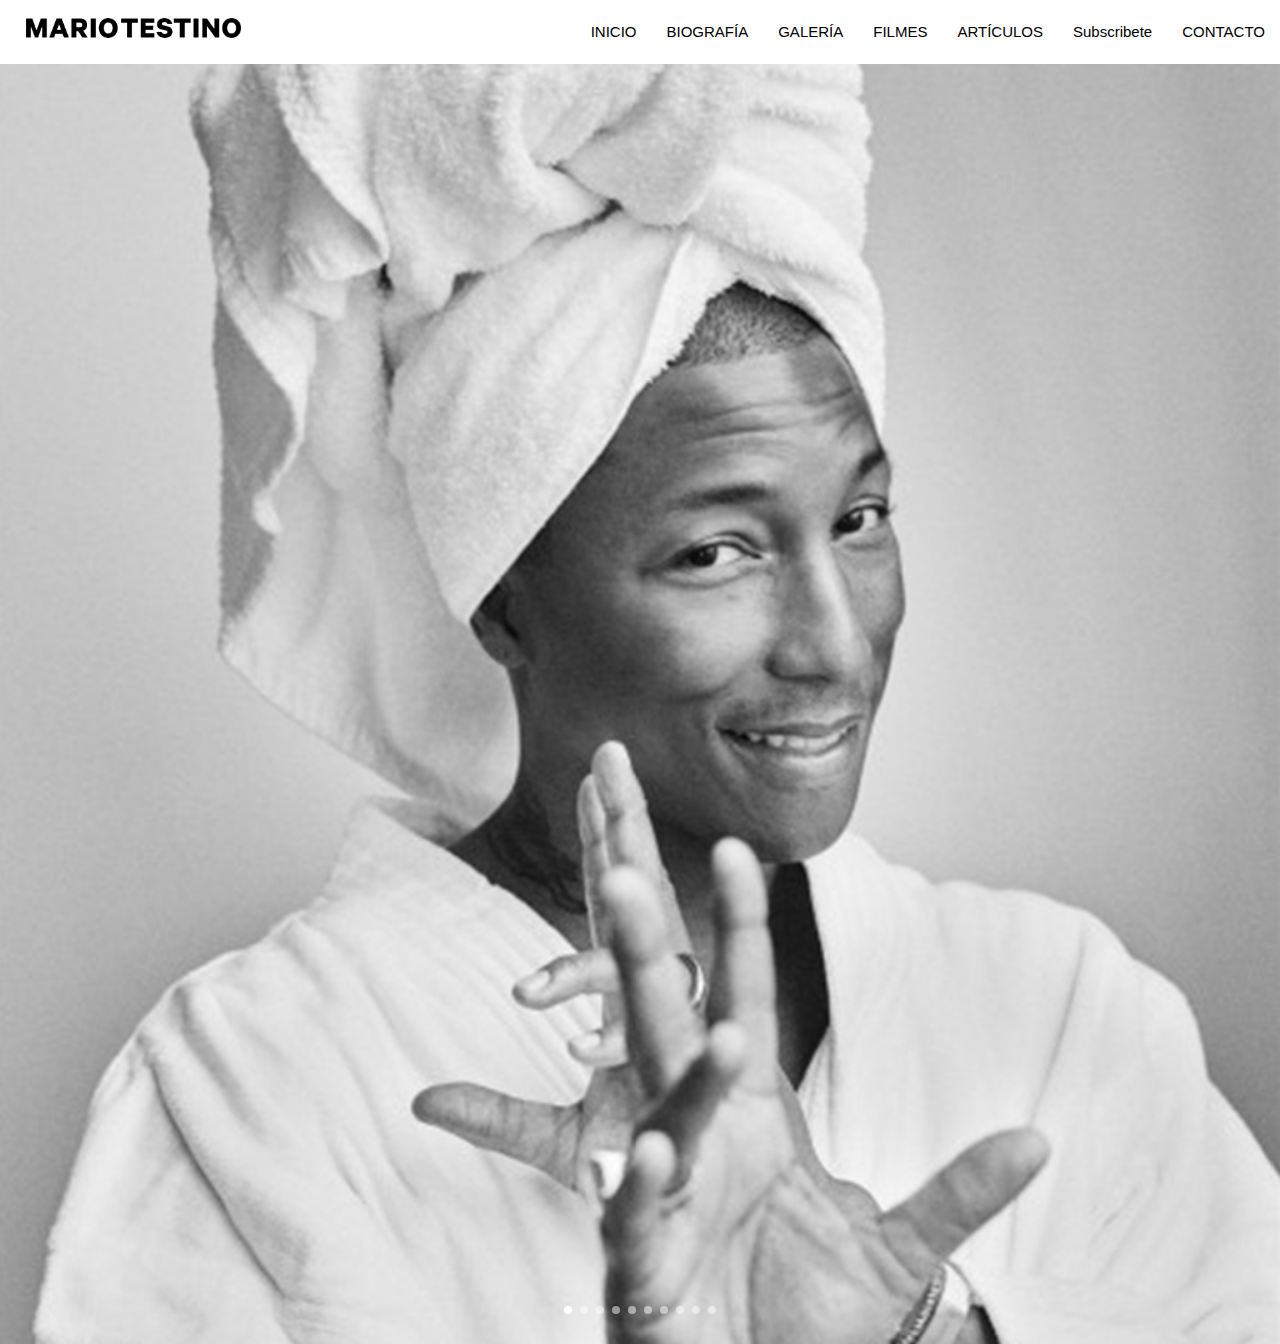
<file: index.html>
<!DOCTYPE html>
<html lang="es">
<head>
	<title>Mario Testino</title>
	<meta charset="UTF-8">
	<link href="css/icon.css" rel="stylesheet" type="text/css">

	<link href="css/materialize.min.css" rel="stylesheet" type="text/css">
	<meta name="viewport" content="width=device-width, initial-scale=1.0, minimum-scale=1.0, user-scalable=no"/>
</head>
<style>

		.carousel {
			height: 100vh;
    
}
			
		</style>

<header id="Cabecera" class="opacidad">
	
		<div>

				<nav>
						<div class="nav-wrapper white">
								<img src="imagenes/15.png" id="imLogo" style='width:215px;margin-left:2%;margin-top:18px;'>
								 <!--  el sidenav trigger aparece solo cuando es una resolucion para dispositivos mobiles y material icons es una clase de iconos basados en fuentes-->
						  <a href="#" data-target="mobile-demo" class="sidenav-trigger"><i class="material-icons" style="color:black;">menu</i></a>
						  <ul class="right hide-on-med-and-down">
							 <!--  cada li representa un elemento a presentar en el navbar y la clase black text de materialize pone la fuente en negro-->
							 <li ><a href="index.html" class="black-text"> INICIO	</a></li>
							 <li><a href="historia.html" class="black-text"> BIOGRAF&Iacute;A 	</a></li>
							 <li><a href="galeria.html" class="black-text"> GALER&Iacute;A	</a></li>
							 <li><a href="filmes.html" class="black-text"> FILMES </a></li>
							 <li><a href="articulos.html" class="black-text"> ART&Iacute;CULOS	</a></li>
							 <li><a href="Suscribirse.html" class="black-text">Subscribete</a></li>
							 <li><a href="contacto.html" class="black-text"> CONTACTO	</a></li>
						  </ul>
						</div>
					  </nav>
					
					  <ul class="sidenav" id="mobile-demo">
						   <!--  cada li representa un elemento a presentar en el navbar cuando es mobil y la clase black text de materialize pone la fuente en negro-->
						   <li ><a href="index.html" class="black-text"> INICIO	</a></li>
						   <li><a href="historia.html" class="black-text"> BIOGRAF&Iacute;A 	</a></li>
						   <li><a href="galeria.html" class="black-text"> GALER&Iacute;A	</a></li>
						   <li><a href="filmes.html" class="black-text"> FILMES </a></li>
						   <li><a href="articulos.html" class="black-text"> ART&Iacute;CULOS	</a></li>
						   <li><a href="Suscribirse.html" class="black-text">Subscribete</a></li>
						   <li><a href="contacto.html" class="black-text"> CONTACTO	</a></li>
					  </ul>
					


		</div>
	</header>
<body class="fondo">

	


<!--la clase carrousel es una clase de materialize 	que es utilizada para introducir imagenes en el y luego cambiarlas por el orden introducido-->
<!--la clase carrousel item representa cada uno de los elementos de el carrousel para asi presentarlos y manipularlos de mejor manera en el js-->
<div class="carousel  carousel-slider" id='galeria'>
		<a class="carousel-item" ><img id='imgcarrousel' src="imagenes/39.jpg"></a>
		<a class="carousel-item" ><img  id='imgcarrousel' src="imagenes/2.jpg"></a>
		<a class="carousel-item" ><img id='imgcarrousel' src="imagenes/3.jpg"></a>
		<a class="carousel-item" ><img id='imgcarrousel' src="imagenes/4.jpg"></a>
		<a class="carousel-item" ><img id='imgcarrousel' src="imagenes/5.jpg"></a>
		<a class="carousel-item" ><img id='imgcarrousel' src="imagenes/6.jpg"></a>
		<a class="carousel-item" ><img id='imgcarrousel' src="imagenes/7.jpg"></a>
		<a class="carousel-item" ><img id='imgcarrousel' src="imagenes/8.jpg"></a>
		<a class="carousel-item" ><img  id='imgcarrousel' src="imagenes/9.jpg"></a>
		<a class="carousel-item" ><img id='imgcarrousel' src="imagenes/10.jpg"></a>
	
	  </div>
</body>




</html>

<script src='js/materialize.min.js'></script>
<script>
	/////////////opciones es un objeto el cual controlara luego el comportamiento de el carrusel
var opciones={
	
	fullWidth:true,
	padding:0,
	numVisible:1,
	indicators:true
}

////////////////////////////instance2 es la instancia que luego sera utilizada y el m.carrousel.init inicializa el carrousel
////////////////////////////y a demas devuelve un objeto para luego manipular el comportamiento de el carrousel
 var instances2;
  document.addEventListener('DOMContentLoaded', function() {
    var elems2 = document.getElementById("galeria")
     instances2 = M.Carousel.init(elems2,opciones);
	
  });
  //////////////////se encarga de inicializar el componente de el menu hamburguer para que cuando se presione el boton salga el menu 
//////////////////el evento domcontentloaded pasa cuando se cargan todos los elmentos dom instances es la instancia de el elemento sidenav ya inicializada
//////////////////el metodo init inicializa el sidenav en ese elemento basicamente vincula el js de materialize con el html
///////////////// el document.querry selectorall selecciona todas los elementos con ese nombre de clase
 document.addEventListener('DOMContentLoaded', function() {
    var elems = document.querySelectorAll('.sidenav');
    var instances = M.Sidenav.init(elems);
  });

////////////////////////////el set interval ejecuta el metodo introducido cada intervalo en este caso 3 segundos(3000 milisegundos)
////////////////////////////el instance2 es la instancia de el carrousel y este metodo next() pasa a la siguiente imagen de el carrousel
////////////////////////////el window.resizeTo se encarga de redimencionar el tama;o de la pagina en la ventana este metodo lo uso para refrescar el tama;o de el carrousel
  setInterval(function(){ instances2.next();
	window.resizeTo(screen.width,screen.height);

  },3000)
 
</script>
</file>
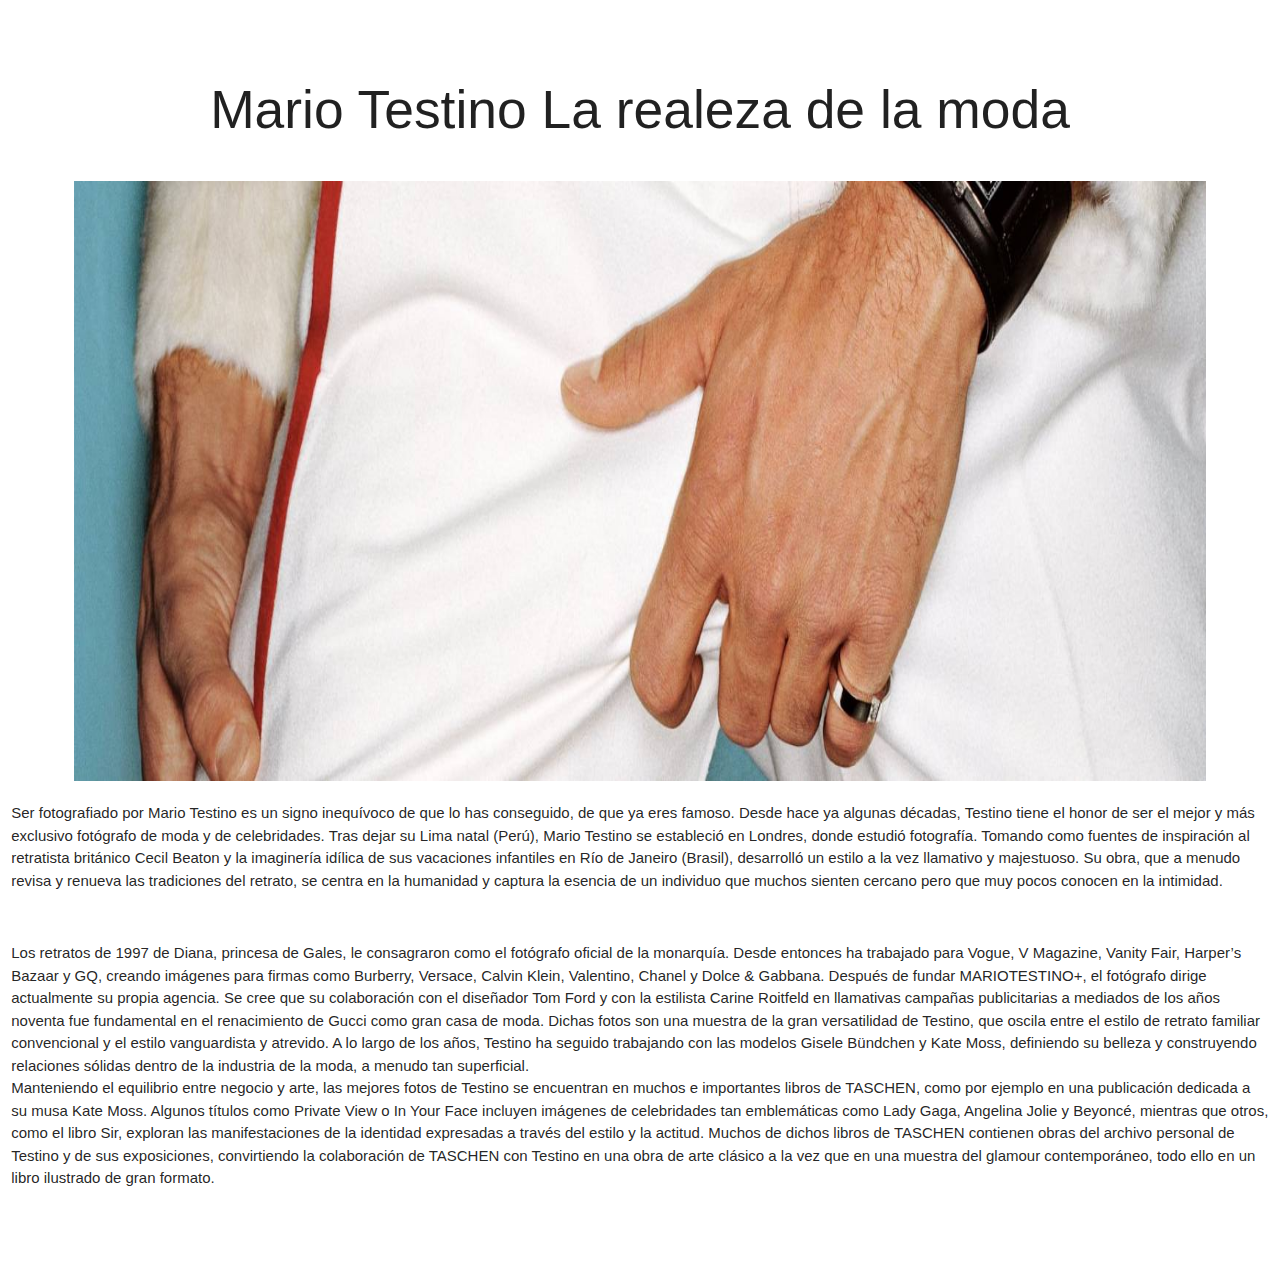
<file: articulo1.html>
<!DOCTYPE html>
<html lang="es">
<head>
	<title>Mario Testino - primer articulo</title>
	<meta charset="UTF-8">
	<link href="css/icon.css" rel="stylesheet" type="text/css">

	<link href="css/materialize.min.css" rel="stylesheet" type="text/css">
	<meta name="viewport" content="width=device-width, initial-scale=1.0, minimum-scale=1.0, user-scalable=no"/>
</head>
<body>
<!--las clases rows y col representan filas y columnas de el sistema de regilla de materialize estos son utilizados para hacer sitios rwd de manera mas eficaz-->
	<!--el s representa dispositivos con tama;o peque;o el m de tama;o mediano el l de tama;o grande y los numeros al lado de ellos representa el ancho a ocupar
	el numero 12 representa el total de el ancho de el documento por lo tanto 6 sera la mitad y 3 un cuarto a cada elemento se le asigna un numero dependiendo de lo que quiera que ocupe
	tambien si un elemento ocupa 12 y otro 12 automaticamente el segundo elemento se acoplara justo debajo
	-->
	<section id="Contenido">
		<br>
		<br>	

			<div class="con formulario">
				<div class="letrero">
					<div class='row'>
						<div class='col s12 center-align'>
								<h2>Mario Testino La realeza de la moda </h2>
						</div>
							

					</div>
				
				</div>
				<div class='row'>
				
				<div class='col s12'>
						<img src="imagenes/art1.jpg" style='height: 600px;width: 90%; margin-left:5%;margin-right: 5%' >
					
				</div> 
				<p class="col s12">
						Ser fotografiado por Mario Testino es un signo inequívoco de que lo has conseguido, de que ya eres famoso. Desde hace ya algunas décadas, Testino tiene el honor de ser el mejor y más exclusivo fotógrafo de moda y de celebridades. Tras dejar su Lima natal (Perú), Mario Testino se estableció en Londres, donde estudió fotografía. Tomando como fuentes de inspiración al retratista británico Cecil Beaton y la imaginería idílica de sus vacaciones infantiles en Río de Janeiro (Brasil), desarrolló un estilo a la vez llamativo y majestuoso. Su obra, que a menudo revisa y renueva las tradiciones del retrato, se centra en la humanidad y captura la esencia de un individuo que muchos sienten cercano pero que muy pocos conocen en la intimidad.
				</p>
			</div>
			<div class='row'>
					<p class="col s12">
							Los retratos de 1997 de Diana, princesa de Gales, le consagraron como el fotógrafo oficial de la monarquía. Desde entonces ha trabajado para Vogue, V Magazine, Vanity Fair, Harper’s Bazaar y GQ, creando imágenes para firmas como Burberry, Versace, Calvin Klein, Valentino, Chanel y Dolce & Gabbana. Después de fundar MARIOTESTINO+, el fotógrafo dirige actualmente su propia agencia. Se cree que su colaboración con el diseñador Tom Ford y con la estilista Carine Roitfeld en llamativas campañas publicitarias a mediados de los años noventa fue fundamental en el renacimiento de Gucci como gran casa de moda. Dichas fotos son una muestra de la gran versatilidad de Testino, que oscila entre el estilo de retrato familiar convencional y el estilo vanguardista y atrevido. A lo largo de los años, Testino ha seguido trabajando con las modelos Gisele Bündchen y Kate Moss, definiendo su belleza y construyendo relaciones sólidas dentro de la industria de la moda, a menudo tan superficial.
                                     <br>
							Manteniendo el equilibrio entre negocio y arte, las mejores fotos de Testino se encuentran en muchos e importantes libros de TASCHEN, como por ejemplo en una publicación dedicada a su musa Kate Moss. Algunos títulos como Private View o In Your Face incluyen imágenes de celebridades tan emblemáticas como Lady Gaga, Angelina Jolie y Beyoncé, mientras que otros, como el libro Sir, exploran las manifestaciones de la identidad expresadas a través del estilo y la actitud. Muchos de dichos libros de TASCHEN contienen obras del archivo personal de Testino y de sus exposiciones, convirtiendo la colaboración de TASCHEN con Testino en una obra de arte clásico a la vez que en una muestra del glamour contemporáneo, todo ello en un libro ilustrado de gran formato.
						</p>
			</div>
			
		<br>
		<br>
		<!--
		<section id="Contenpie">
			<footer id="Pie">
				<p class="papie">
				© 2018 by LG ELECTRINICS
				</p>
				<p class="papie2">		
				
				</p>
			</footer>
		</section>
		<br>
		-->
	</section>
</section>
</body>
</html>
<script src='js/materialize.min.js'></script>
<script>

 document.addEventListener('DOMContentLoaded', function() {
    var elems = document.querySelectorAll('.sidenav');
    var instances = M.Sidenav.init(elems);
  });

</script>
</file>
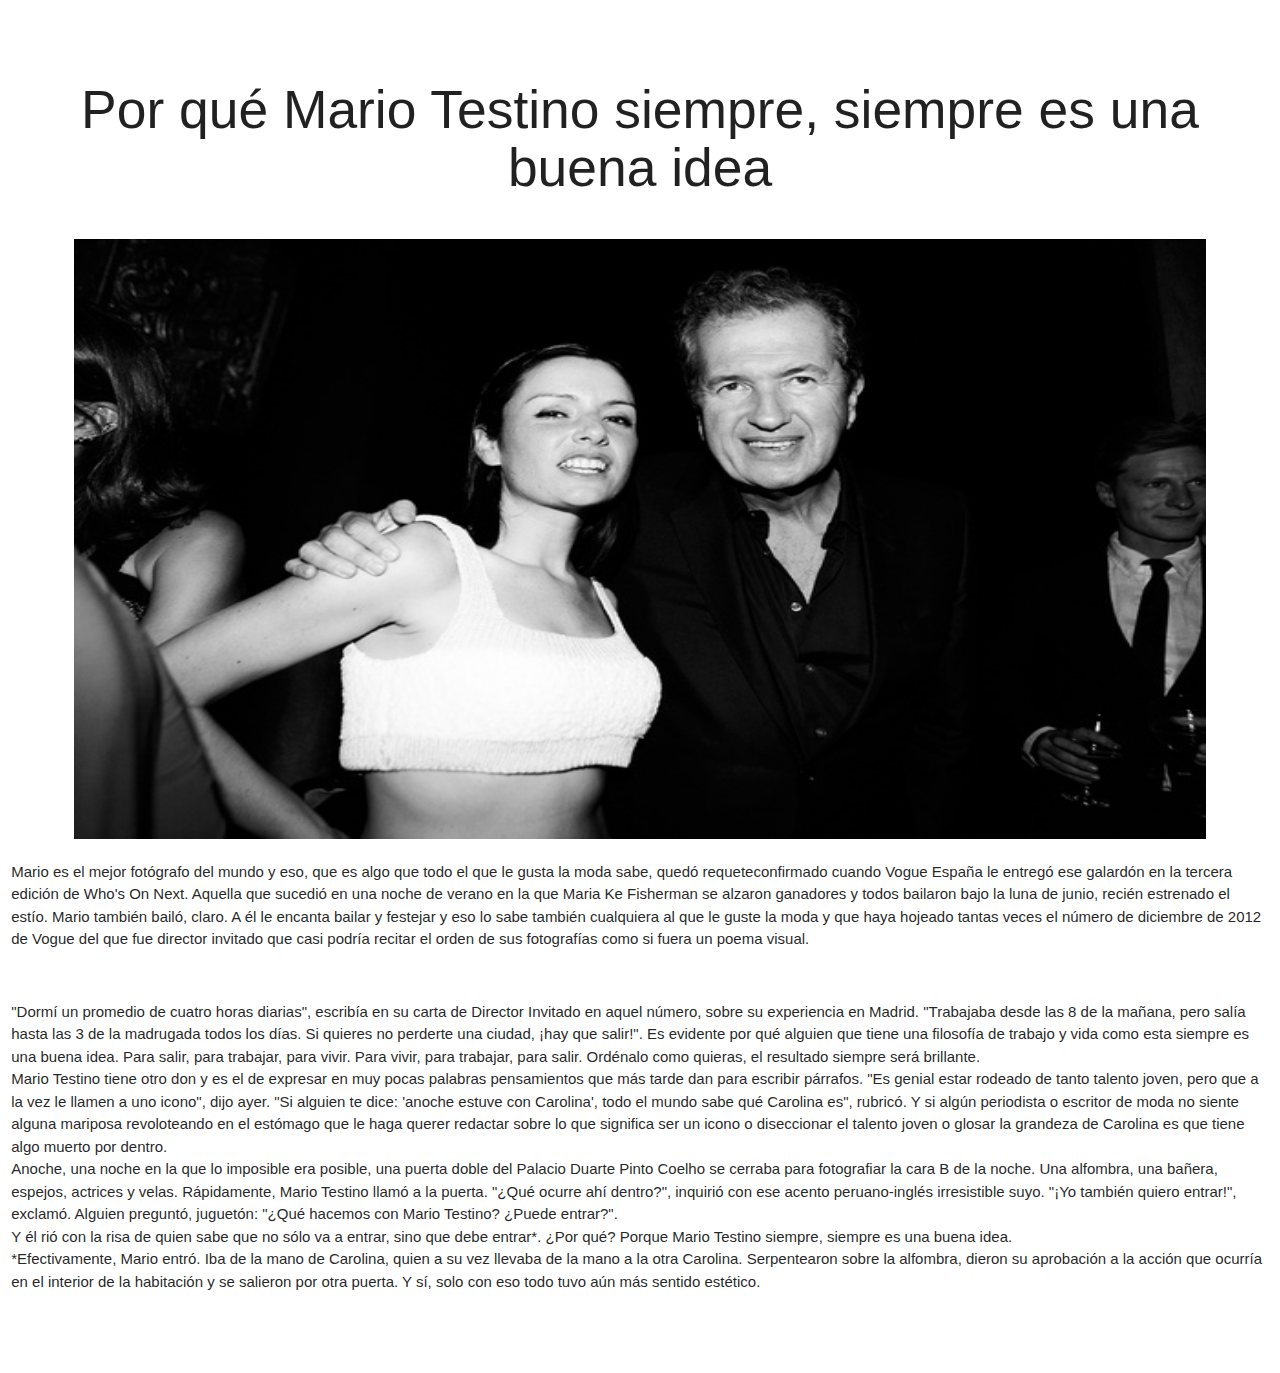
<file: articulo2.html>
<!DOCTYPE html>
<html lang="es">
<head>
	<title>Mario Testino - Segundo  articulo</title>
	<meta charset="UTF-8">
	<link href="css/icon.css" rel="stylesheet" type="text/css">

	<link href="css/materialize.min.css" rel="stylesheet" type="text/css">
	<meta name="viewport" content="width=device-width, initial-scale=1.0, minimum-scale=1.0, user-scalable=no"/>
</head>
<body>
<!--las clases rows y col representan filas y columnas de el sistema de regilla de materialize estos son utilizados para hacer sitios rwd de manera mas eficaz-->
	<!--el s representa dispositivos con tama;o peque;o el m de tama;o mediano el l de tama;o grande y los numeros al lado de ellos representa el ancho a ocupar
	el numero 12 representa el total de el ancho de el documento por lo tanto 6 sera la mitad y 3 un cuarto a cada elemento se le asigna un numero dependiendo de lo que quiera que ocupe
	tambien si un elemento ocupa 12 y otro 12 automaticamente el segundo elemento se acoplara justo debajo
	-->
	<section id="Contenido">
		<br>
		<br>		
			<div class="con formulario">
				<div class="letrero">
					<div class='row'>
						<div class='col s12 center-align'>
								<h2>Por qué Mario Testino siempre, siempre es una buena idea </h2>
						</div>
							

					</div>
				
				</div>
				<div class='row'>
				
				<div class='col s12  '>
						<img src="imagenes/art2.jpg" style='height: 600px;width: 90%; margin-left:5%;margin-right: 5%' >
					
				</div> 
				<p class="col s12">
						Mario es el mejor fotógrafo del mundo y eso, que es algo que todo el que le gusta la moda sabe, quedó requeteconfirmado cuando Vogue España le entregó ese galardón en la tercera edición de Who's On Next. Aquella que sucedió en una noche de verano en la que Maria Ke Fisherman se alzaron ganadores y todos bailaron bajo la luna de junio, recién estrenado el estío. 
Mario también bailó, claro. A él le encanta bailar y festejar y eso lo sabe también cualquiera al que le guste la moda y que haya hojeado tantas veces el número de diciembre de 2012 de Vogue del que fue director invitado que casi podría recitar el orden de sus fotografías como si fuera un poema visual.</p>
			</div>
			<div class='row'>
					<p class="col s12">
							"Dormí un promedio de cuatro horas diarias", escribía en su carta de Director Invitado en aquel número, sobre su experiencia en Madrid. "Trabajaba desde las 8 de la mañana, pero salía hasta las 3 de la madrugada todos los días. Si quieres no perderte una ciudad, ¡hay que salir!". Es evidente por qué alguien que tiene una filosofía de trabajo y vida como esta siempre es una buena idea. Para salir, para trabajar, para vivir. Para vivir, para trabajar, para salir. Ordénalo como quieras, el resultado siempre será brillante.
<br>
                              Mario Testino tiene otro don y es el de expresar en muy pocas palabras pensamientos que más tarde dan para escribir párrafos. "Es genial estar rodeado de tanto talento joven, pero que a la vez le llamen a uno icono", dijo ayer. "Si alguien te dice: 'anoche estuve con Carolina', todo el mundo sabe qué Carolina es", rubricó. Y si algún periodista o escritor de moda no siente alguna mariposa revoloteando en el estómago que le haga querer redactar sobre lo que significa ser un icono o diseccionar el talento joven o glosar la grandeza de Carolina es que tiene algo muerto por dentro.
							  <br>
                                           Anoche, una noche en la que lo imposible era posible, una puerta doble del Palacio Duarte Pinto Coelho se cerraba para fotografiar la cara B de la noche. Una alfombra, una bañera, espejos, actrices y velas. Rápidamente, Mario Testino llamó a la puerta. "¿Qué ocurre ahí dentro?", inquirió con ese acento peruano-inglés irresistible suyo. "¡Yo también quiero entrar!", exclamó. Alguien preguntó, juguetón: "¿Qué hacemos con Mario Testino? ¿Puede entrar?".
										   <br>
Y él rió con la risa de quien sabe que no sólo va a entrar, sino que debe entrar*. 
¿Por qué?
Porque Mario Testino siempre, siempre es una buena idea.

 
<br>
*Efectivamente, Mario entró. Iba de la mano de Carolina, quien a su vez llevaba de la mano a la otra Carolina. Serpentearon sobre la alfombra, dieron su aprobación a la acción que ocurría en el interior de la habitación y se salieron por otra puerta. Y sí, solo con eso todo tuvo aún más sentido estético.</p>
			</div>
			
		<br>
		<br>
		<!--
		<section id="Contenpie">
			<footer id="Pie">
				<p class="papie">
				© 2018 by LG ELECTRINICS
				</p>
				<p class="papie2">		
				
				</p>
			</footer>
		</section>
		<br>
		-->
	</section>
</section>
</body>
</html>
<script src='js/materialize.min.js'></script>
<script>

 document.addEventListener('DOMContentLoaded', function() {
    var elems = document.querySelectorAll('.sidenav');
    var instances = M.Sidenav.init(elems);
  });

</script>
</file>
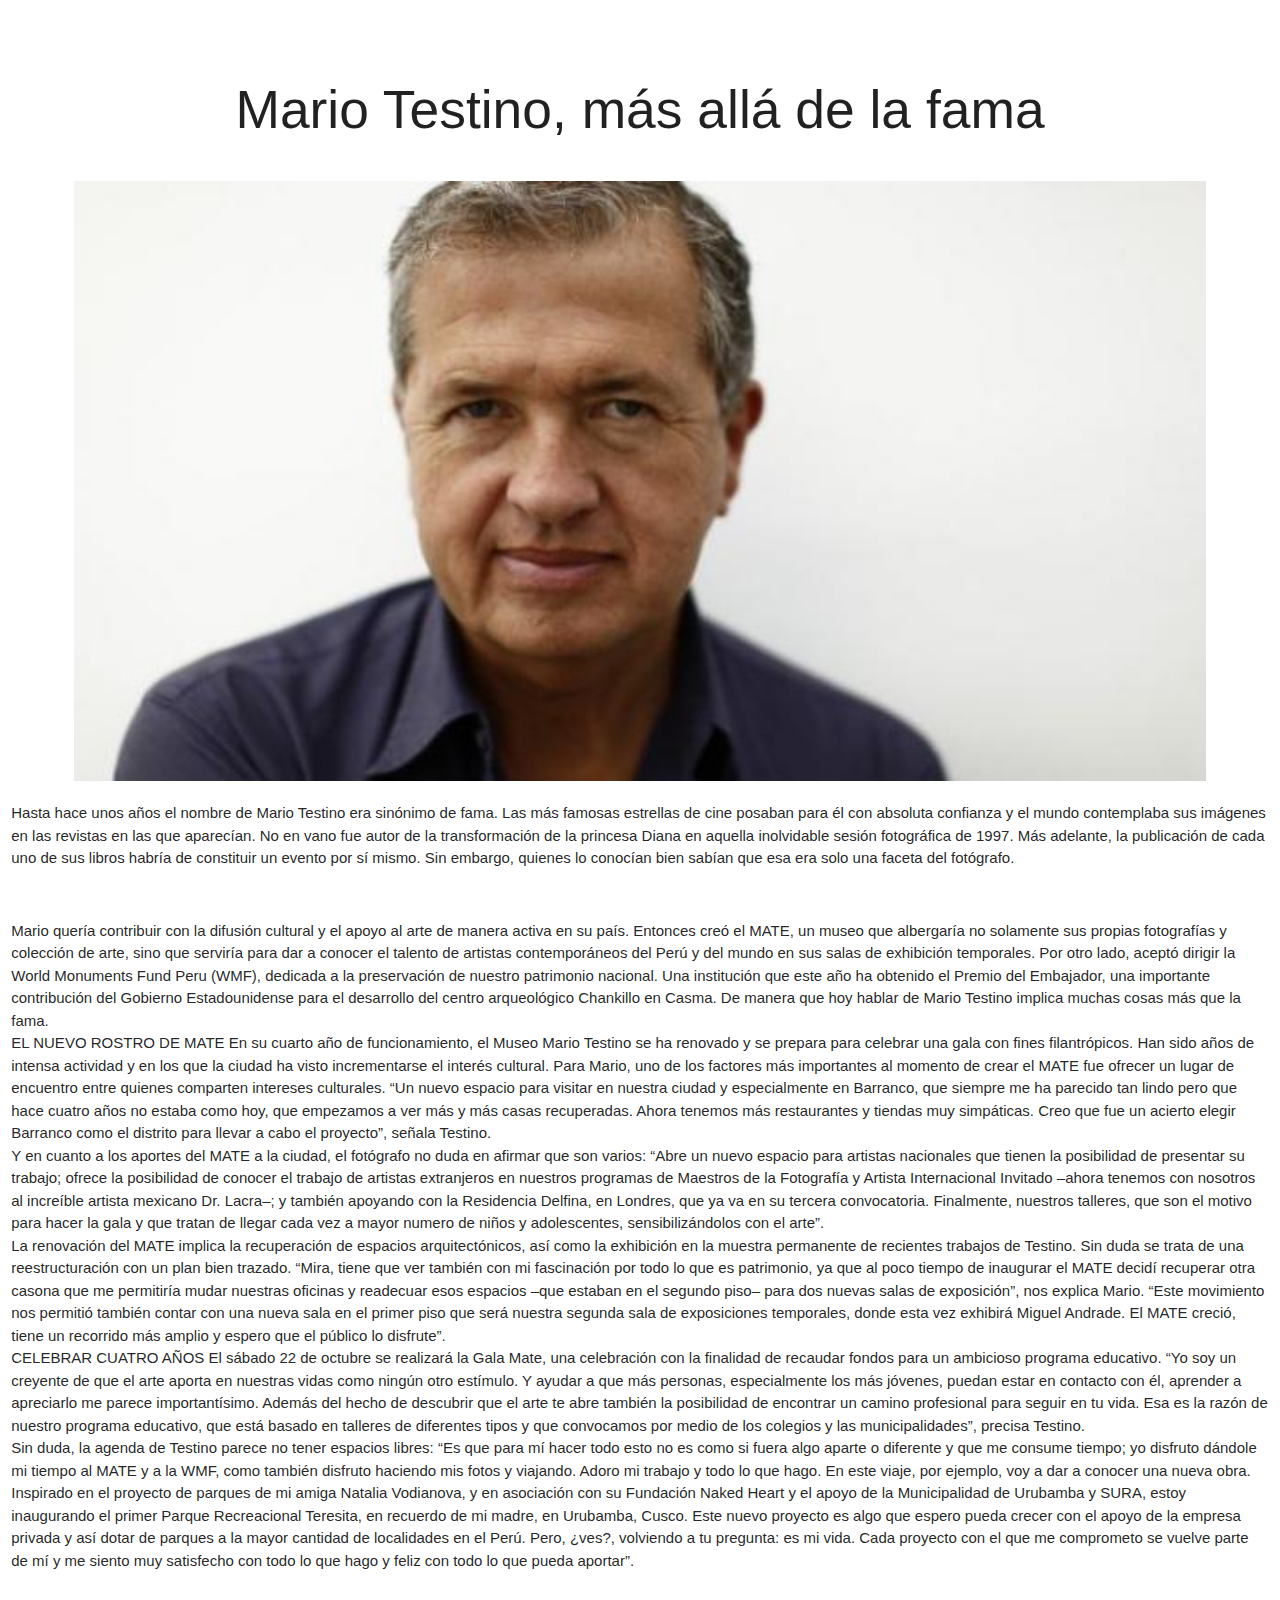
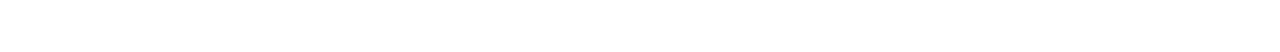
<file: articulo3.html>
<!DOCTYPE html>
<html lang="es">
<head>
	<title>Mario Testino - Tercer articulo</title>
	<meta charset="UTF-8">
	<link href="css/icon.css" rel="stylesheet" type="text/css">

	<link href="css/materialize.min.css" rel="stylesheet" type="text/css">
	<meta name="viewport" content="width=device-width, initial-scale=1.0, minimum-scale=1.0, user-scalable=no"/>
</head>
<body>
<!--las clases rows y col representan filas y columnas de el sistema de regilla de materialize estos son utilizados para hacer sitios rwd de manera mas eficaz-->
	<!--el s representa dispositivos con tama;o peque;o el m de tama;o mediano el l de tama;o grande y los numeros al lado de ellos representa el ancho a ocupar
	el numero 12 representa el total de el ancho de el documento por lo tanto 6 sera la mitad y 3 un cuarto a cada elemento se le asigna un numero dependiendo de lo que quiera que ocupe
	tambien si un elemento ocupa 12 y otro 12 automaticamente el segundo elemento se acoplara justo debajo
	-->
	<section id="Contenido">
		<br>
		<br>		
			<div class="con formulario">
				<div class="letrero">
					<div class='row'>
						<div class='col s12 center-align'>
								<h2>Mario Testino, más allá de la fama</h2>
						</div>
							

					</div>
				
				</div>
				<div class='row'>
				
				<div class='col s12 '>
						<img src="imagenes/art3.jpg" style='height: 600px;width: 90%; margin-left:5%;margin-right: 5%' >
					
				</div> 
				<p class="col s12">
						Hasta hace unos años el nombre de Mario Testino era sinónimo de fama. Las más famosas estrellas de cine posaban para él con absoluta confianza y el mundo contemplaba sus imágenes en las revistas en las que aparecían. No en vano fue autor de la transformación de la princesa Diana en aquella inolvidable sesión fotográfica de 1997. Más adelante, la publicación de cada uno de sus libros habría de constituir un evento por sí mismo. Sin embargo, quienes lo conocían bien sabían que esa era solo una faceta del fotógrafo.</p>
			</div>
			<div class='row'>
					<p class="col s12">
							Mario quería contribuir con la difusión cultural y el apoyo al arte de manera activa en su país. Entonces creó el MATE, un museo que albergaría no solamente sus propias fotografías y colección de arte, sino que serviría para dar a conocer el talento de artistas contemporáneos del Perú y del mundo en sus salas de exhibición temporales. Por otro lado, aceptó dirigir la World Monuments Fund Peru (WMF), dedicada a la preservación de nuestro patrimonio nacional. Una institución que este año ha obtenido el Premio del Embajador, una importante contribución del Gobierno Estadounidense para el desarrollo del centro arqueológico Chankillo en Casma. De manera que hoy hablar de Mario Testino implica muchas cosas más que la fama.
                           <br>
							EL NUEVO ROSTRO DE MATE
							En su cuarto año de funcionamiento, el Museo Mario Testino se ha renovado y se prepara para celebrar una gala con fines filantrópicos. Han sido años de intensa actividad y en los que la ciudad ha visto incrementarse el interés cultural. Para Mario, uno de los factores más importantes al momento de crear el MATE fue ofrecer un lugar de encuentro entre quienes comparten intereses culturales. “Un nuevo espacio para visitar en nuestra ciudad y especialmente en Barranco, que siempre me ha parecido tan lindo pero que hace cuatro años no estaba como hoy, que  empezamos a ver más y más casas recuperadas. Ahora tenemos más restaurantes y tiendas muy simpáticas. Creo que fue un acierto elegir Barranco como el distrito para llevar a cabo el proyecto”, señala Testino.
							<br>
							Y en cuanto a los aportes del MATE a la ciudad, el fotógrafo no duda en afirmar que son varios: “Abre un nuevo espacio para artistas nacionales que tienen la posibilidad de presentar su trabajo; ofrece la posibilidad de conocer el trabajo de artistas extranjeros en nuestros programas de Maestros de la Fotografía y Artista Internacional Invitado –ahora tenemos con nosotros al increíble artista mexicano Dr. Lacra–; y también apoyando con la Residencia Delfina, en Londres, que ya va en su tercera convocatoria. Finalmente, nuestros talleres, que son el motivo para hacer la gala y que tratan de llegar cada vez a mayor numero de niños y adolescentes, sensibilizándolos con el arte”.
							<br>
							La renovación del MATE implica la recuperación de espacios arquitectónicos, así como la exhibición en la muestra permanente de recientes trabajos de Testino. Sin duda se trata de una reestructuración con un plan bien trazado. “Mira, tiene que ver también con mi fascinación por todo lo que es patrimonio, ya que al poco tiempo de inaugurar el MATE decidí recuperar otra casona que me permitiría mudar nuestras oficinas y readecuar esos espacios –que estaban en el segundo piso– para dos nuevas salas de exposición”, nos explica Mario. “Este movimiento nos permitió también contar con una nueva sala en el primer piso que será nuestra segunda sala de exposiciones temporales, donde esta vez exhibirá Miguel Andrade. El MATE creció, tiene un recorrido más amplio y espero que el público lo disfrute”.
							<br>
							CELEBRAR CUATRO AÑOS
							El sábado 22 de octubre se realizará la Gala Mate, una celebración con la finalidad de recaudar fondos para un ambicioso programa educativo. “Yo soy un creyente de que el arte aporta en nuestras vidas como ningún otro estímulo. Y ayudar a que más personas, especialmente los más jóvenes, puedan estar en contacto con él, aprender a apreciarlo me parece importantísimo. Además del hecho de descubrir que el arte te abre también la posibilidad de encontrar un camino profesional para seguir en tu vida. Esa es la razón de nuestro programa educativo, que está basado en talleres de diferentes tipos y que convocamos por medio de los colegios y las municipalidades”, precisa Testino.
							<br>
							Sin duda, la agenda de Testino parece no tener espacios libres: “Es que para mí hacer todo esto no es como si fuera algo aparte o diferente y que me consume tiempo; yo disfruto dándole mi tiempo al MATE y a la WMF, como también disfruto haciendo mis fotos y viajando. Adoro mi trabajo y todo lo que hago. En este viaje, por ejemplo, voy a dar a conocer una nueva obra. Inspirado en el proyecto de parques de mi amiga Natalia Vodianova, y en asociación con su Fundación Naked Heart y el apoyo de la Municipalidad de Urubamba y SURA, estoy inaugurando el primer Parque Recreacional Teresita, en recuerdo de mi madre, en Urubamba, Cusco. Este nuevo proyecto es algo que espero pueda crecer con el apoyo de la empresa privada y así dotar de parques a la mayor cantidad de localidades en el Perú. Pero, ¿ves?, volviendo a tu pregunta: es mi vida. Cada proyecto con el que me comprometo se vuelve parte de mí  y me siento muy satisfecho con todo lo que hago y feliz con todo lo que pueda aportar”.</p>
			</div>
			
		<br>
		<br>
		<!--
		<section id="Contenpie">
			<footer id="Pie">
				<p class="papie">
				© 2018 by LG ELECTRINICS
				</p>
				<p class="papie2">		
				
				</p>
			</footer>
		</section>
		<br>
		-->
	</section>
</section>
</body>
</html>
<script src='js/materialize.min.js'></script>
<script>

 document.addEventListener('DOMContentLoaded', function() {
    var elems = document.querySelectorAll('.sidenav');
    var instances = M.Sidenav.init(elems);
  });

</script>
</file>
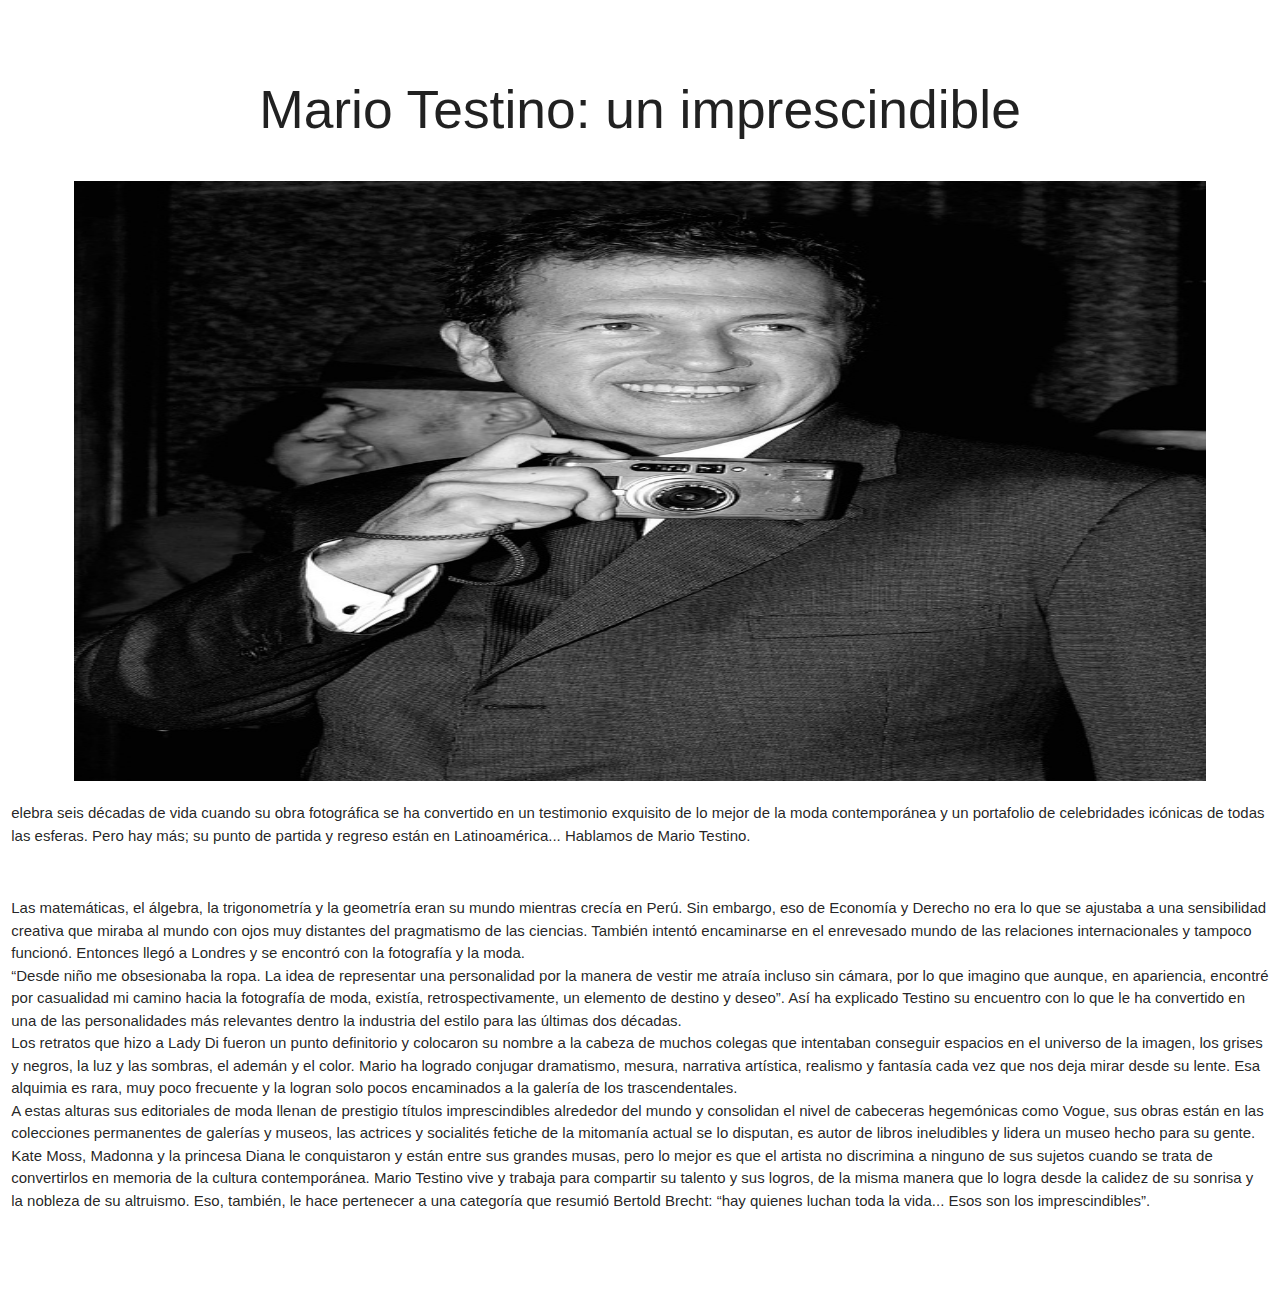
<file: articulo4.html>
<!DOCTYPE html>
<html lang="es">
<head>
	<title>Mario Testino - Cuarto articulo</title>
	<meta charset="UTF-8">
	<link href="css/icon.css" rel="stylesheet" type="text/css">

	<link href="css/materialize.min.css" rel="stylesheet" type="text/css">
	<meta name="viewport" content="width=device-width, initial-scale=1.0, minimum-scale=1.0, user-scalable=no"/>
</head>
<body>
<!--las clases rows y col representan filas y columnas de el sistema de regilla de materialize estos son utilizados para hacer sitios rwd de manera mas eficaz-->
	<!--el s representa dispositivos con tama;o peque;o el m de tama;o mediano el l de tama;o grande y los numeros al lado de ellos representa el ancho a ocupar
	el numero 12 representa el total de el ancho de el documento por lo tanto 6 sera la mitad y 3 un cuarto a cada elemento se le asigna un numero dependiendo de lo que quiera que ocupe
	tambien si un elemento ocupa 12 y otro 12 automaticamente el segundo elemento se acoplara justo debajo
	-->
	<section id="Contenido">
		<br>
		<br>		
			<div class="con formulario">
				<div class="letrero">
					<div class='row'>
						<div class='col s12 center-align'>
								<h2>Mario Testino: un imprescindible</h2>
						</div>
							

					</div>
				
				</div>
				<div class='row'>
				
				<div class='col s12 '>
					<img src="imagenes/art4.jpg" style='height: 600px;width: 90%; margin-left:5%;margin-right: 5%' >
					
				</div> 
				<p class="col s12">
						elebra seis décadas de vida cuando su obra fotográfica se ha convertido en un testimonio exquisito de lo mejor de la moda contemporánea y un portafolio de celebridades icónicas de todas las esferas. Pero hay más; su punto de partida y regreso están en Latinoamérica... Hablamos de Mario Testino.</p></div>
			<div class='row'>
					<p class="col s12">
							Las matemáticas, el álgebra, la trigonometría y la geometría eran su mundo mientras crecía en Perú. Sin embargo, eso de Economía y Derecho no era lo que se ajustaba a una sensibilidad creativa que miraba al mundo con ojos muy distantes del pragmatismo de las ciencias. También intentó encaminarse en el enrevesado mundo de las relaciones internacionales y tampoco funcionó. Entonces llegó a Londres y se encontró con la fotografía y la moda.
<br>
“Desde niño me obsesionaba la ropa. La idea de representar una personalidad por la manera de vestir me atraía incluso sin cámara, por lo que imagino que aunque, en apariencia, encontré por casualidad mi camino hacia la fotografía de moda, existía, retrospectivamente, un elemento de destino y deseo”. Así ha explicado Testino su encuentro con lo que le ha convertido en una de las personalidades más relevantes dentro la industria del estilo para las últimas dos décadas.
<br>
Los retratos que hizo a Lady Di fueron un punto definitorio y colocaron su nombre a la cabeza de muchos colegas que intentaban conseguir espacios en el universo de la imagen, los grises y negros, la luz y las sombras, el ademán y el color. Mario ha logrado conjugar dramatismo, mesura, narrativa artística, realismo y fantasía cada vez que nos deja mirar desde su lente. Esa alquimia es rara, muy poco frecuente y la logran solo pocos encaminados a la galería de los trascendentales.
<br>
A estas alturas sus editoriales de moda llenan de prestigio títulos imprescindibles alrededor del mundo y consolidan el nivel de cabeceras hegemónicas como Vogue, sus obras están en las colecciones permanentes de galerías y museos, las actrices y socialités fetiche de la mitomanía actual se lo disputan, es autor de libros ineludibles y lidera un museo hecho para su gente. 
<br>
Kate Moss, Madonna y la princesa Diana le conquistaron y están entre sus grandes musas, pero lo mejor es que el artista no discrimina a ninguno de sus sujetos cuando se trata de convertirlos en memoria de la cultura contemporánea. Mario Testino vive y trabaja para compartir su talento y sus logros, de la misma manera que lo logra desde la calidez de su sonrisa y la nobleza de su altruismo. Eso, también, le hace pertenecer a una categoría que resumió Bertold Brecht: “hay quienes luchan toda la vida... Esos son los imprescindibles”.</p>
			</div>
			
		<br>
		<br>
		<!--
		<section id="Contenpie">
			<footer id="Pie">
				<p class="papie">
				© 2018 by LG ELECTRINICS
				</p>
				<p class="papie2">		
				
				</p>
			</footer>
		</section>
		<br>
		-->
	</section>
</section>
</body>
</html>
<script src='js/materialize.min.js'></script>
<script>

 document.addEventListener('DOMContentLoaded', function() {
    var elems = document.querySelectorAll('.sidenav');
    var instances = M.Sidenav.init(elems);
  });

</script>
</file>
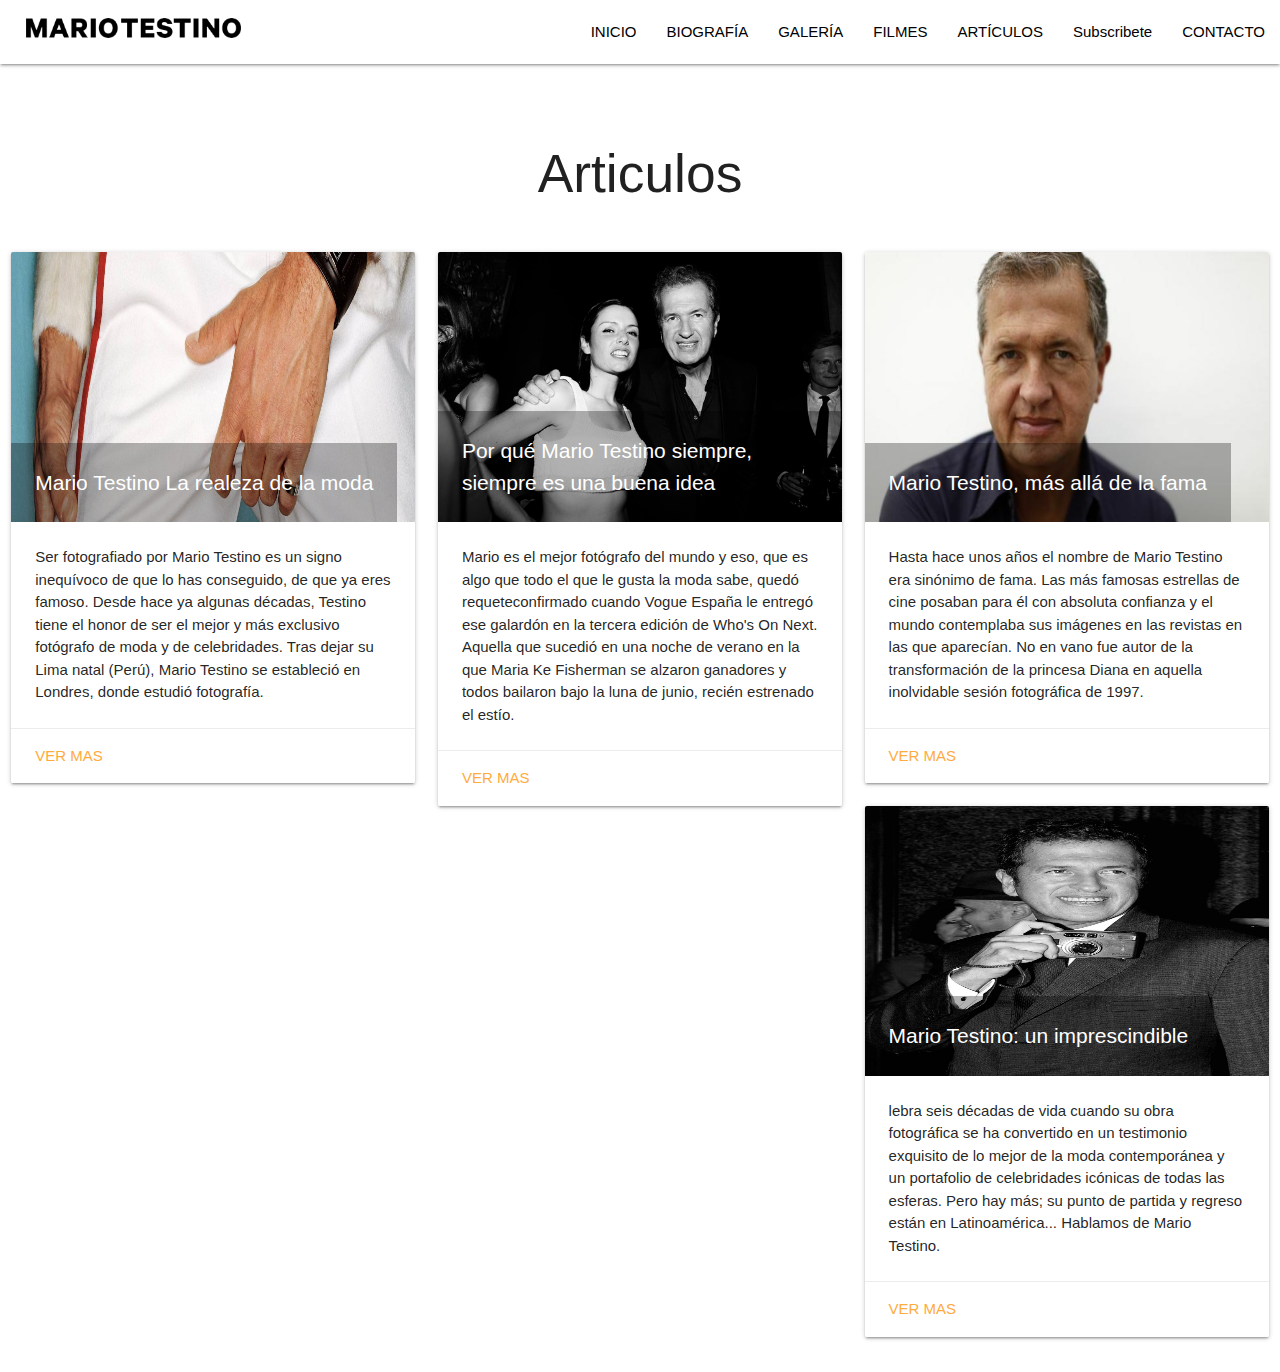
<file: articulos.html>
<!DOCTYPE html>
<html lang="es">

<head>
	<title>Mario Testino - Articulos</title>
	<meta charset="UTF-8">
	<link href="css/icon.css" rel="stylesheet" type="text/css">

	<link href="css/materialize.min.css" rel="stylesheet" type="text/css">
	<meta name="viewport" content="width=device-width, initial-scale=1.0, minimum-scale=1.0, user-scalable=no" />
</head>

<body>
	<section id="Cuerpo">
		<section id="Contencabecera">
			<header id="Cabecera" class="opacidad">

				<div>

					<nav>
						<div class="nav-wrapper white">
							<img src="imagenes/15.png" id="imLogo" style='width:215px;margin-left:2%;margin-top:18px;'>
							<!--  el sidenav trigger aparece solo cuando es una resolucion para dispositivos mobiles y material icons es una clase de iconos basados en fuentes-->
							<a href="#" data-target="mobile-demo" class="sidenav-trigger">
								<i class="material-icons" style="color:black;">menu</i>
							</a>
							<ul class="right hide-on-med-and-down">
								<!--  cada li representa un elemento a presentar en el navbar y la clase black text de materialize pone la fuente en negro-->
								<li ><a href="index.html" class="black-text"> INICIO	</a></li>
										<li><a href="historia.html" class="black-text"> BIOGRAF&Iacute;A 	</a></li>
										<li><a href="galeria.html" class="black-text"> GALER&Iacute;A	</a></li>
										<li><a href="filmes.html" class="black-text"> FILMES </a></li>
										<li><a href="articulos.html" class="black-text"> ART&Iacute;CULOS	</a></li>
										<li><a href="Suscribirse.html" class="black-text">Subscribete</a></li>
										<li><a href="contacto.html" class="black-text"> CONTACTO	</a></li>
							</ul>
						</div>
					</nav>

					<ul class="sidenav" id="mobile-demo">
						<!--  cada li representa un elemento a presentar en el navbar cuando es mobil y la clase black text de materialize pone la fuente en negro-->
						<li ><a href="index.html" class="black-text"> INICIO	</a></li>
						<li><a href="historia.html" class="black-text"> BIOGRAF&Iacute;A 	</a></li>
						<li><a href="galeria.html" class="black-text"> GALER&Iacute;A	</a></li>
						<li><a href="filmes.html" class="black-text"> FILMES </a></li>
						<li><a href="articulos.html" class="black-text"> ART&Iacute;CULOS	</a></li>
						<li><a href="Suscribirse.html" class="black-text">Subscribete</a></li>
						<li><a href="contacto.html" class="black-text"> CONTACTO	</a></li>
					</ul>



				</div>
			</header>
			
			<!--las clases rows y col representan filas y columnas de el sistema de regilla de materialize estos son utilizados para hacer sitios rwd de manera mas eficaz-->
	<!--el s representa dispositivos con tama;o peque;o el m de tama;o mediano el l de tama;o grande y los numeros al lado de ellos representa el ancho a ocupar
	el numero 12 representa el total de el ancho de el documento por lo tanto 6 sera la mitad y 3 un cuarto a cada elemento se le asigna un numero dependiendo de lo que quiera que ocupe
	tambien si un elemento ocupa 12 y otro 12 automaticamente el segundo elemento se acoplara justo debajo
	-->
			<section id="Contenido">
				<br>
				<br>
				<div class="con formulario">
					<div class="letrero">
						<div class='row'>
							<div class='col s12 center-align'>
								<h2>Articulos</h2>
							</div>


						</div>

					</div>
				



<!--LAs cartas son un componente de materialize que consta de 5 partes el 
1-la clase carta que no es mas que el cuerpo de la carta con un conjunto de tributos  asignados por el css de materialize
2-la clase card-image que es la imagen que tendra la carta para presentar el cual requiere una imagen en su innerhtml
3-la clase card-title que es el titulo de la imagen en la cual se le agrego un background semitransparente para que no se mezcle con la imagen
4-la clase card-content que es el contenido principal de la carta el cual requiere un texto digase un p a etc en su innerhtml
5-la clase card-action el cual no es mas que un elace el cual se utilizo para linkear las paginas de articulos
-->

					<div class="row">
							<div class="col s12 m6 l4">
							  <div class="card">
								<div class="card-image">
								  <img src="imagenes/art1.jpg" style='height:270px;'>
								  <span class="card-title" style='background-color: rgba(0, 0, 0, 0.295);font-size:21px;'>Mario Testino La realeza de la moda</span>
								</div>
								<div class="card-content">
								  <p>Ser fotografiado por Mario Testino es un signo inequívoco de que lo has conseguido, de que ya eres famoso. Desde hace ya algunas décadas, Testino tiene el honor de ser el mejor y más exclusivo fotógrafo de moda y de celebridades. Tras dejar su Lima natal (Perú), Mario Testino se estableció en Londres, donde estudió fotografía.</p>
								</div>
								<div class="card-action">
								  <a href="articulo1.html">Ver mas</a>
								</div>
							  </div>
							</div>
					


						  
				
							<div class="col s12 m6 l4">
							  <div class="card">
								<div class="card-image">
								  <img src="imagenes/art2.jpg" style='height:270px;'>
								  <span class="card-title" style='background-color: rgba(0, 0, 0, 0.295);font-size:21px;'>Por qué Mario Testino siempre, siempre es una buena idea</span>
								</div>
								<div class="card-content">
								  <p>Mario es el mejor fotógrafo del mundo y eso, que es algo que todo el que le gusta la moda sabe, quedó requeteconfirmado cuando Vogue España le entregó ese galardón en la tercera edición de Who's On Next. Aquella que sucedió en una noche de verano en la que Maria Ke Fisherman se alzaron ganadores y todos bailaron bajo la luna de junio, recién estrenado el estío. </p>
							
								</div>
								<div class="card-action">
								  <a href="articulo2.html">Ver mas</a>
								</div>
							  </div>
							</div>
						  


							<div class="col s12 m6 l4">
									<div class="card">
									  <div class="card-image">
										<img src="imagenes/art3.jpg" style='height:270px;'>
										<span class="card-title" style='background-color: rgba(0, 0, 0, 0.295);font-size:21px;'>Mario Testino, más allá de la fama</span>
									  </div>
									  <div class="card-content">
										<p>Hasta hace unos años el nombre de Mario Testino era sinónimo de fama. Las más famosas estrellas de cine posaban para él con absoluta confianza y el mundo contemplaba sus imágenes en las revistas en las que aparecían. No en vano fue autor de la transformación de la princesa Diana en aquella inolvidable sesión fotográfica de 1997. </p>
								  
									  </div>
									  <div class="card-action">
										<a href="articulo3.html">Ver mas</a>
									  </div>
									</div>
								  </div>


								  <div class="col s12 m6 l4">
										<div class="card">
										  <div class="card-image">
											<img src="imagenes/art4.jpg" style='height:270px;'>
											<span class="card-title" style='background-color: rgba(0, 0, 0, 0.295);font-size:21px;'>Mario Testino: un imprescindible</span>
										  </div>
										  <div class="card-content">
											<p>lebra seis décadas de vida cuando su obra fotográfica se ha convertido en un testimonio exquisito de lo mejor de la moda contemporánea y un portafolio de celebridades icónicas de todas las esferas. Pero hay más; su punto de partida y regreso están en Latinoamérica... Hablamos de Mario Testino.</p> 
									  
										  </div>
										  <div class="card-action">
											<a href="articulo4.html">Ver mas</a>
										  </div>
										</div>
									  </div>


									 
						</div>
					
					<!--
		<section id="Contenpie">
			<footer id="Pie">
				<p class="papie">
				© 2018 by LG ELECTRINICS
				</p>
				<p class="papie2">		
				
				</p>
			</footer>
		</section>
		<br>
		-->
			</section>
		</section>
</body>

</html>
<script src='js/materialize.min.js'></script>
<script>

	document.addEventListener('DOMContentLoaded', function () {
		var elems = document.querySelectorAll('.sidenav');
		var instances = M.Sidenav.init(elems);
	});

</script>
</file>
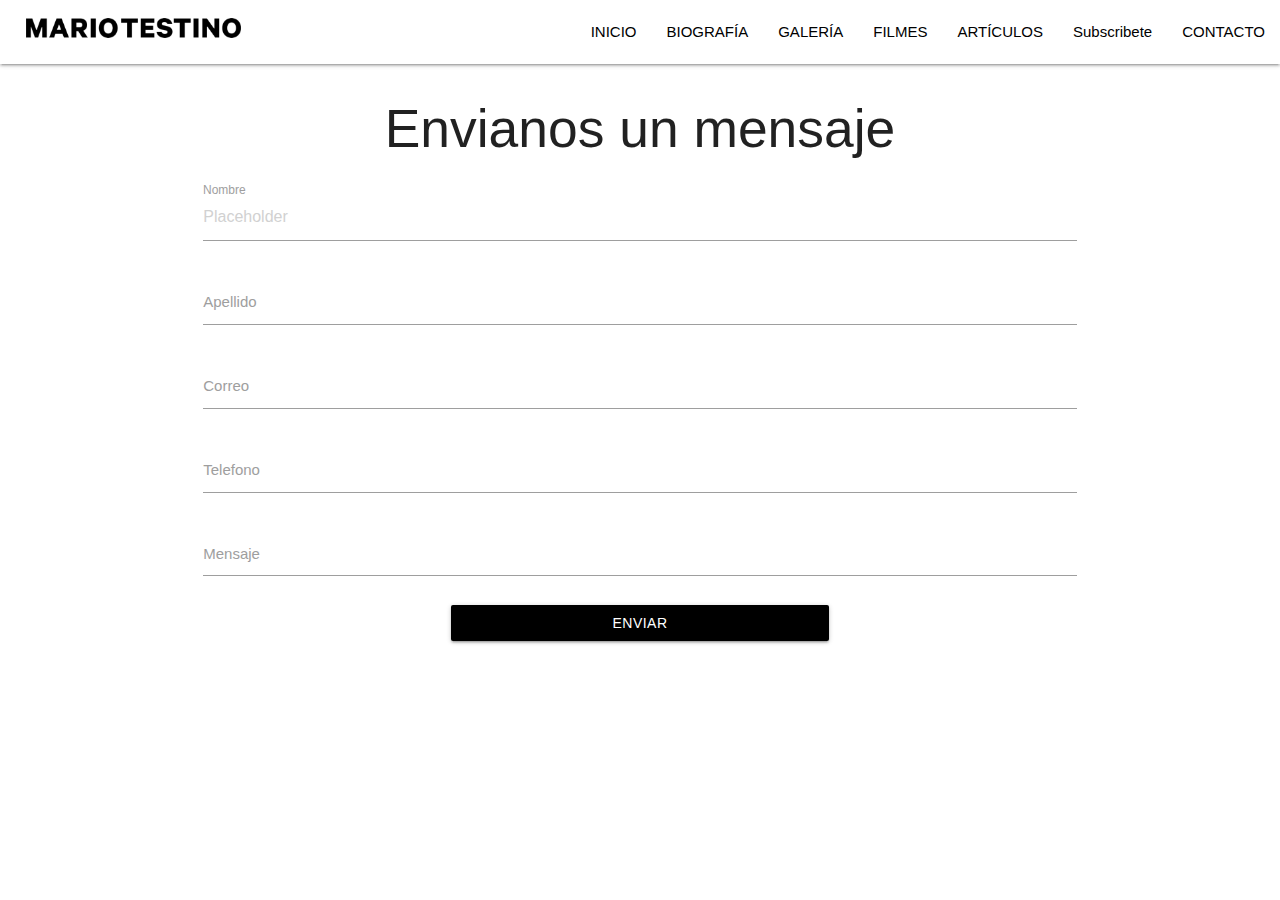
<file: contacto.html>
<!DOCTYPE html>
<html lang="es">
<head>
	<title>Mario Testino - Contacto</title>
	<meta charset="UTF-8">
	<link href="css/icon.css" rel="stylesheet" type="text/css">

	<link href="css/materialize.min.css" rel="stylesheet" type="text/css">
	<meta name="viewport" content="width=device-width, initial-scale=1.0, minimum-scale=1.0, user-scalable=no"/>
</head>
<body>
<section id="Cuerpo">
<section id="Contencabecera">
		<header id="Cabecera" class="opacidad">
	
				<div>
		
						<nav>
								<div class="nav-wrapper white">
										<img src="imagenes/15.png" id="imLogo" style='width:215px;margin-left:2%;margin-top:18px;'>
										 <!--  el sidenav trigger aparece solo cuando es una resolucion para dispositivos mobiles y material icons es una clase de iconos basados en fuentes-->
								  <a href="#" data-target="mobile-demo" class="sidenav-trigger"><i class="material-icons" style="color:black;">menu</i></a>
								  <ul class="right hide-on-med-and-down">
									 <!--  cada li representa un elemento a presentar en el navbar y la clase black text de materialize pone la fuente en negro-->
									 <li ><a href="index.html" class="black-text"> INICIO	</a></li>
									 <li><a href="historia.html" class="black-text"> BIOGRAF&Iacute;A 	</a></li>
									 <li><a href="galeria.html" class="black-text"> GALER&Iacute;A	</a></li>
									 <li><a href="filmes.html" class="black-text"> FILMES </a></li>
									 <li><a href="articulos.html" class="black-text"> ART&Iacute;CULOS	</a></li>
									 <li><a href="Suscribirse.html" class="black-text">Subscribete</a></li>
									 <li><a href="contacto.html" class="black-text"> CONTACTO	</a></li>
								  </ul>
								</div>
							  </nav>
							
							  <ul class="sidenav" id="mobile-demo">
								   <!--  cada li representa un elemento a presentar en el navbar cuando es mobil y la clase black text de materialize pone la fuente en negro-->
								   <li ><a href="index.html" class="black-text"> INICIO	</a></li>
								   <li><a href="historia.html" class="black-text"> BIOGRAF&Iacute;A 	</a></li>
								   <li><a href="galeria.html" class="black-text"> GALER&Iacute;A	</a></li>
								   <li><a href="filmes.html" class="black-text"> FILMES </a></li>
								   <li><a href="articulos.html" class="black-text"> ART&Iacute;CULOS	</a></li>
								   <li><a href="Suscribirse.html" class="black-text">Subscribete</a></li>
								   <li><a href="contacto.html" class="black-text"> CONTACTO	</a></li>
							  </ul>
							
		
		
				</div>
			</header>

			<!--las clases rows y col representan filas y columnas de el sistema de regilla de materialize estos son utilizados para hacer sitios rwd de manera mas eficaz-->
	<!--el s representa dispositivos con tama;o peque;o el m de tama;o mediano el l de tama;o grande y los numeros al lado de ellos representa el ancho a ocupar
	el numero 12 representa el total de el ancho de el documento por lo tanto 6 sera la mitad y 3 un cuarto a cada elemento se le asigna un numero dependiendo de lo que quiera que ocupe
	tambien si un elemento ocupa 12 y otro 12 automaticamente el segundo elemento se acoplara justo debajo
	-->


	<!--la clase  input field es la que representa el componente de los estilos de materialize 
	
					  la clase  btn representa el boton normal de los estilos de materialize 
					 la clase waves-effect representa el efecto de ola que se hace cuando se le hace click a la clase boton de materialize
					 la clase  waves-light es un tema quewaves-effect se le aplica a la clase waves-effect para que se haga una ola mas clara
	
	-->
			<div class='row'>
					<div class='col s12 center-align'>
						<h2>Envianos un mensaje</h2>
					</div>



					<div class="row">
							<form class="col s12">
							  <div class="row">
								<div class="input-field col s12" style='width:70%;margin-left:15%;margin-right:15%;'>
								  <input placeholder="Placeholder" id="campo1" type="text" class="validate">
								  <label for="first_name">Nombre</label>
								</div>
								<div class="input-field col s12" style='width:70%;margin-left:15%;margin-right:15%;'>
										<input id="campo2" type="text" class="validate">
										<label for="last_name">Apellido</label>
									  </div>
									  <div class="input-field col s12" style='width:70%;margin-left:15%;margin-right:15%;'>
											<input id="campo3" type="text" class="validate">
											<label for="last_name">Correo</label>
										  </div>
										  <div class="input-field col s12" style='width:70%;margin-left:15%;margin-right:15%;'>
												<input id="campo4" type="number" class="validate">
												<label for="last_name">Telefono</label>
											  </div>
											  <div class="input-field col s12" style='width:70%;margin-left:15%;margin-right:15%;'>
													<textarea id="campo5" type="text" class="materialize-textarea"></textarea>
													<label for="last_name">Mensaje</label>
												  </div>
                                                      <div class='col s12'>
                                                <!--el evennto onclick ejecutara lo indicado en js -->
															<a class="waves-effect waves-light btn black" id='boton1' onclick=' verificarymandar()'  style='width:30%;margin-left:35%;margin-right:35%;'>Enviar</a>
													  </div>
												 
							  </div>
							  
							</form>
						  </div>


</body>
</html>
<script src='js/materialize.min.js'></script>
<script>
//////////////////se encarga de inicializar el componente de el menu hamburguer para que cuando se presione el boton salga el menu 
//////////////////el evento domcontentloaded pasa cuando se cargan todos los elmentos dom instances es la instancia de el elemento sidenav ya inicializada
//////////////////el metodo init inicializa el sidenav en ese elemento basicamente vincula el js de materialize con el html
///////////////// el document.querry selectorall selecciona todas los elementos con ese nombre de clase
 document.addEventListener('DOMContentLoaded', function() {
    var elems = document.querySelectorAll('.sidenav');
    var instances = M.Sidenav.init(elems);
  });

////////////////////se vincula el eemento dom con el texto correspondiente
var texto1=document.getElementById("campo1");
var texto2=document.getElementById("campo2");
var texto3=document.getElementById("campo3");
var texto4=document.getElementById("campo4");
var texto5=document.getElementById("campo5");
var boton1=document.getElementById("boton1");

function verificarymandar(){
var campo1lleno=false;
var campo2lleno=false;
var campo3lleno=false;
var campo4lleno=false;
var campo5lleno=false;
////////////////////////se comprueban que los campos tengan una cantidad de caracteres adecuada
if(texto1.value.toString().trim().length>5){
campo1lleno=true;
 

}
else{
		////////////M es el objeto de la instancia de los componentes de materialize y el metodo toast pide un objeto el cual debe contener un html 
/////////// ese html es una string y representara el cuerpo de el toast que el toast no es mas que un mensaje que aparece en pantalla como son 
////////////los que aparecen en android al pasar algo que deba ser notificado al usuario
	M.toast({html: 'El nombre debe contener almenos 5 caracteres'})
	}
if(texto2.value.toString().trim().length>5){

	campo2lleno=true;
	 

}else{
		////////////M es el objeto de la instancia de los componentes de materialize y el metodo toast pide un objeto el cual debe contener un html 
/////////// ese html es una string y representara el cuerpo de el toast que el toast no es mas que un mensaje que aparece en pantalla como son 
////////////los que aparecen en android al pasar algo que deba ser notificado al usuario
		M.toast({html: 'El apellido debe contener almenos 5 caracteres'})
	}
if(texto3.value.toString().trim().length>7){

	campo3lleno=true;
 
}
else{
		////////////M es el objeto de la instancia de los componentes de materialize y el metodo toast pide un objeto el cual debe contener un html 
/////////// ese html es una string y representara el cuerpo de el toast que el toast no es mas que un mensaje que aparece en pantalla como son 
////////////los que aparecen en android al pasar algo que deba ser notificado al usuario
	M.toast({html: 'El correo debe contener almenos 7 caracteres'})
	}
if(texto4.value.toString().trim().length>9){

	campo4lleno=true;
 

}else{
	////////////M es el objeto de la instancia de los componentes de materialize y el metodo toast pide un objeto el cual debe contener un html 
/////////// ese html es una string y representara el cuerpo de el toast que el toast no es mas que un mensaje que aparece en pantalla como son 
////////////los que aparecen en android al pasar algo que deba ser notificado al usuario
		M.toast({html: 'El Numero de telefono debe contener almenos 9 caracteres'})
}
if(texto5.value.toString().trim().length>1){

	campo5lleno=true;

	
}else{
		////////////M es el objeto de la instancia de los componentes de materialize y el metodo toast pide un objeto el cual debe contener un html 
/////////// ese html es una string y representara el cuerpo de el toast que el toast no es mas que un mensaje que aparece en pantalla como son 
////////////los que aparecen en android al pasar algo que deba ser notificado al usuario
	M.toast({html: 'El mensaje debe contener almenos 1 caracter'})
	}

if(campo1lleno==true && campo2lleno==true && campo3lleno==true && campo4lleno==true && campo5lleno==true   ){
////////////M es el objeto de la instancia de los componentes de materialize y el metodo toast pide un objeto el cual debe contener un html 
/////////// ese html es una string y representara el cuerpo de el toast que el toast no es mas que un mensaje que aparece en pantalla como son 
////////////los que aparecen en android al pasar algo que deba ser notificado al usuario
  M.toast({html: 'Sugerencia enviada espere su respuesta en su correo!!'})
  ///////////////////////se limpian los campos una vez se hayan introducido los datos correctamente
  texto5.value="";
  texto4.value="";
  texto3.value="";
  texto2.value="";
  texto1.value="";
}else{
	M.toast({html: 'Por favor llene todos los campos!!'})

}
///boton1.addEventListener("click", verificarymandar)
	
}


</script>
</file>
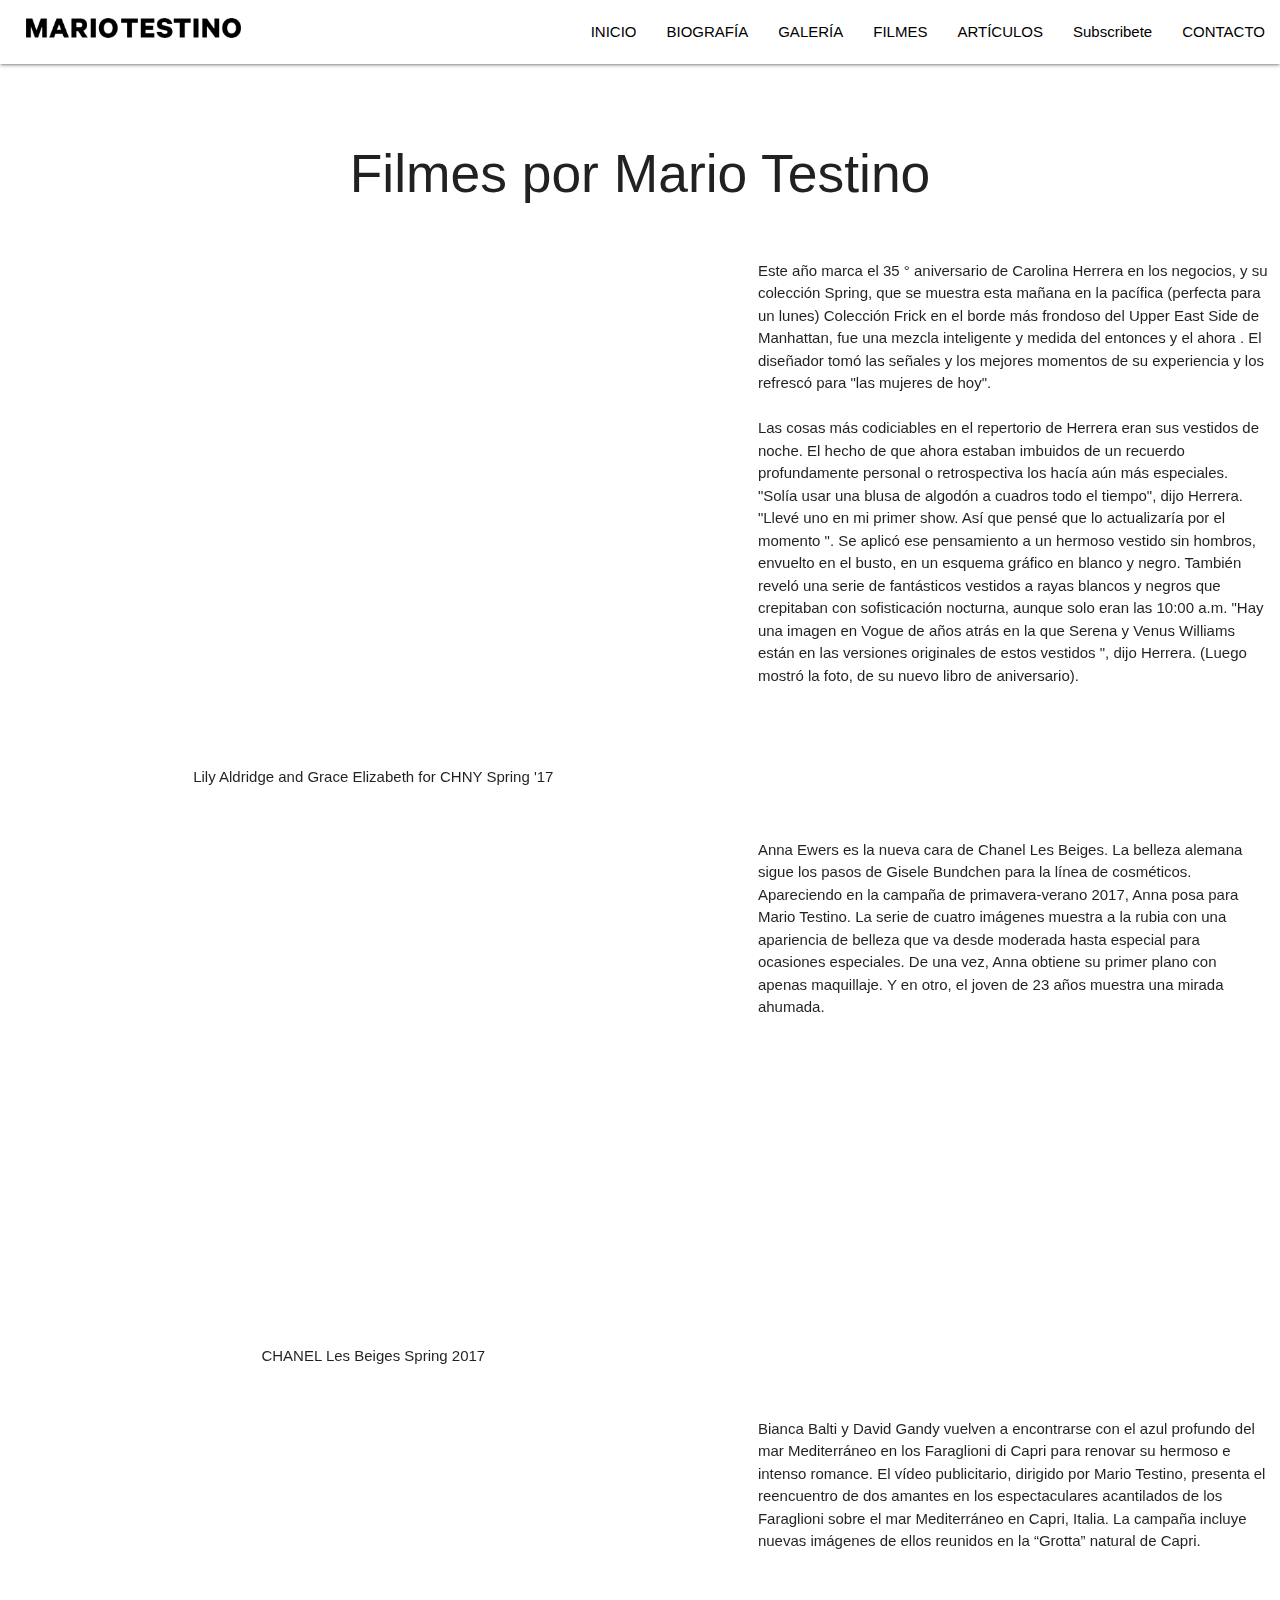
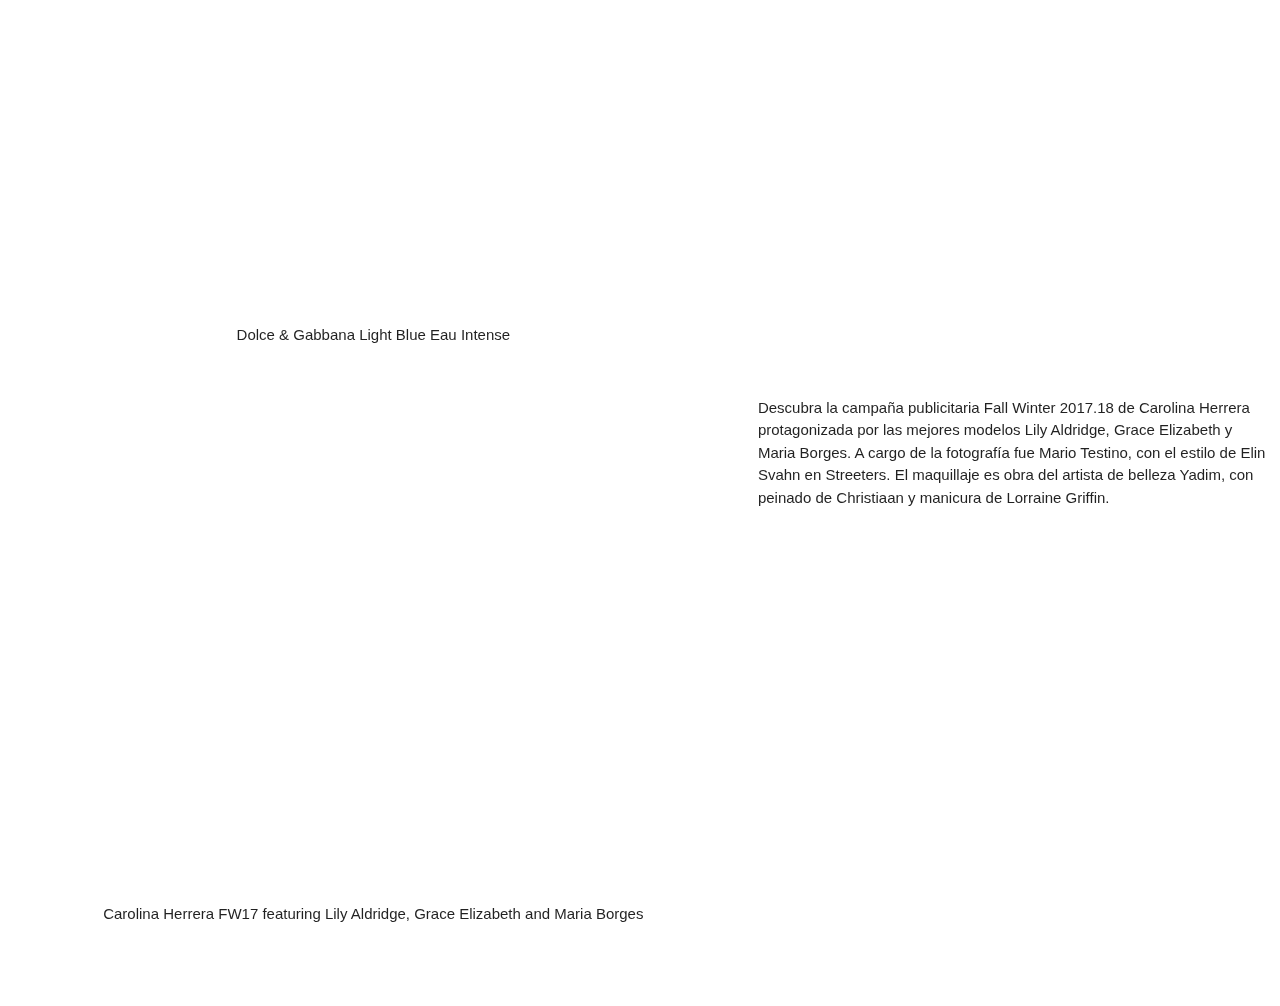
<file: filmes.html>
<!DOCTYPE html>
<html lang="es">

<head>
	<title>Mario Testino - Filmes</title>
	<meta charset="UTF-8">
	<link href="css/icon.css" rel="stylesheet" type="text/css">

	<link href="css/materialize.min.css" rel="stylesheet" type="text/css">
	<meta name="viewport" content="width=device-width, initial-scale=1.0, minimum-scale=1.0, user-scalable=no" />
</head>

<body>
	<section id="Cuerpo">
		<section id="Contencabecera">
			<header id="Cabecera" class="opacidad">

				<div>

					<nav>
						<div class="nav-wrapper white">
							<img src="imagenes/15.png" id="imLogo" style='width:215px;margin-left:2%;margin-top:18px;'>
							<!--  el sidenav trigger aparece solo cuando es una resolucion para dispositivos mobiles y material icons es una clase de iconos basados en fuentes-->
							<a href="#" data-target="mobile-demo" class="sidenav-trigger">
								<i class="material-icons" style="color:black;">menu</i>
							</a>
							<ul class="right hide-on-med-and-down">
								<!--  cada li representa un elemento a presentar en el navbar y la clase black text de materialize pone la fuente en negro-->
								<li ><a href="index.html" class="black-text"> INICIO	</a></li>
								<li><a href="historia.html" class="black-text"> BIOGRAF&Iacute;A 	</a></li>
								<li><a href="galeria.html" class="black-text"> GALER&Iacute;A	</a></li>
								<li><a href="filmes.html" class="black-text"> FILMES </a></li>
								<li><a href="articulos.html" class="black-text"> ART&Iacute;CULOS	</a></li>
								<li><a href="Suscribirse.html" class="black-text">Subscribete</a></li>
								<li><a href="contacto.html" class="black-text"> CONTACTO	</a></li>
							</ul>
						</div>
					</nav>

					<ul class="sidenav" id="mobile-demo">
						<!--  cada li representa un elemento a presentar en el navbar cuando es mobil y la clase black text de materialize pone la fuente en negro-->
						<li ><a href="index.html" class="black-text"> INICIO	</a></li>
										<li><a href="historia.html" class="black-text"> BIOGRAF&Iacute;A 	</a></li>
										<li><a href="galeria.html" class="black-text"> GALER&Iacute;A	</a></li>
										<li><a href="filmes.html" class="black-text"> FILMES </a></li>
										<li><a href="articulos.html" class="black-text"> ART&Iacute;CULOS	</a></li>
										<li><a href="Suscribirse.html" class="black-text">Subscribete</a></li>
										<li><a href="contacto.html" class="black-text"> CONTACTO	</a></li>
					</ul>



				</div>
			</header>


			
			<section id="Contenido">
				<br>
				<br>

				<!--las clases rows y col representan filas y columnas de el sistema de regilla de materialize estos son utilizados para hacer sitios rwd de manera mas eficaz-->
	<!--el s representa dispositivos con tama;o peque;o el m de tama;o mediano el l de tama;o grande y los numeros al lado de ellos representa el ancho a ocupar
	el numero 12 representa el total de el ancho de el documento por lo tanto 6 sera la mitad y 3 un cuarto a cada elemento se le asigna un numero dependiendo de lo que quiera que ocupe
	tambien si un elemento ocupa 12 y otro 12 automaticamente el segundo elemento se acoplara justo debajo
	-->
				<div class="con formulario">
					<div class="letrero">
						<div class='row'>
							<div class='col s12 center-align'>
								<h2>Filmes por Mario Testino</h2>
							</div>


						</div>

					</div>
					<div class='row'>

						<div class='col s12 m18 l7'>
							<iframe width="100%" height="500px" src="https://www.youtube.com/embed/ioRVkYfRoAI" frameborder="0" allow=" encrypted-media"
							 allowfullscreen></iframe>
							<p class='center-align'>Lily Aldridge and Grace Elizabeth for CHNY Spring '17</p>
						</div>
						<p class="col s12 m14 l5">
							Este año marca el 35 ° aniversario de Carolina Herrera en los negocios, y su colección Spring, que se muestra esta mañana
							en la pacífica (perfecta para un lunes) Colección Frick en el borde más frondoso del Upper East Side de Manhattan,
							fue una mezcla inteligente y medida del entonces y el ahora . El diseñador tomó las señales y los mejores momentos
							de su experiencia y los refrescó para "las mujeres de hoy".

							<br>
							<br> Las cosas más codiciables en el repertorio de Herrera eran sus vestidos de noche. El hecho de que ahora estaban imbuidos
							de un recuerdo profundamente personal o retrospectiva los hacía aún más especiales. "Solía ​​usar una blusa de algodón
							a cuadros todo el tiempo", dijo Herrera. "Llevé uno en mi primer show. Así que pensé que lo actualizaría por el momento
							". Se aplicó ese pensamiento a un hermoso vestido sin hombros, envuelto en el busto, en un esquema gráfico en blanco
							y negro. También reveló una serie de fantásticos vestidos a rayas blancos y negros que crepitaban con sofisticación
							nocturna, aunque solo eran las 10:00 a.m. "Hay una imagen en Vogue de años atrás en la que Serena y Venus Williams
							están en las versiones originales de estos vestidos ", dijo Herrera. (Luego mostró la foto, de su nuevo libro de aniversario).
						</p>
					</div>
					<div class='row'>

						<div class='col s12 m18 l7'>
							<iframe width="100%" height="500px" src="https://www.youtube.com/embed/N9oZ6L6o2As" frameborder="0" allow=" encrypted-media"
							 allowfullscreen></iframe>
							<p class='center-align'>CHANEL Les Beiges Spring 2017</p>
						</div>
						<p class="col s12 m14 l5">
							Anna Ewers es la nueva cara de Chanel Les Beiges. La belleza alemana sigue los pasos de Gisele Bundchen para la línea de
							cosméticos. Apareciendo en la campaña de primavera-verano 2017, Anna posa para Mario Testino. La serie de cuatro imágenes
							muestra a la rubia con una apariencia de belleza que va desde moderada hasta especial para ocasiones especiales. De
							una vez, Anna obtiene su primer plano con apenas maquillaje. Y en otro, el joven de 23 años muestra una mirada ahumada.
						</p>
					</div>

					<div class='row'>

						<div class='col s12 m18 l7'>
							<iframe width="100%" height="500px" src="https://www.youtube.com/embed/5s1Noq3coAg" frameborder="0" allow=" encrypted-media"
							 allowfullscreen></iframe>
							<p class='center-align'>Dolce & Gabbana Light Blue Eau Intense</p>
						</div>
						<p class="col s12 m14 l5">
							Bianca Balti y David Gandy vuelven a encontrarse con el azul profundo del mar Mediterráneo en los Faraglioni di Capri para
							renovar su hermoso e intenso romance. El vídeo publicitario, dirigido por Mario Testino, presenta el reencuentro de
							dos amantes en los espectaculares acantilados de los Faraglioni sobre el mar Mediterráneo en Capri, Italia. La campaña
							incluye nuevas imágenes de ellos reunidos en la “Grotta” natural de Capri.</div>



					<div class='row'>

						<div class='col s12 m18 l7'>
							<iframe width="100%" height="500px" src="https://www.youtube.com/embed/zbWfrqnXHT4" frameborder="0" allow=" encrypted-media"
							 allowfullscreen></iframe>
							<p class='center-align'>Carolina Herrera FW17 featuring Lily Aldridge, Grace Elizabeth and Maria Borges</p>
						</div>
						<p class="col s12 m14 l5">
								Descubra la campaña publicitaria Fall Winter 2017.18 de Carolina Herrera protagonizada por las mejores modelos Lily Aldridge, Grace Elizabeth y Maria Borges. A cargo de la fotografía fue Mario Testino, con el estilo de Elin Svahn en Streeters. El maquillaje es obra del artista de belleza Yadim, con peinado de Christiaan y manicura de Lorraine Griffin.</p>
					</div>


					<br>
					<br>
					<!--
		<section id="Contenpie">
			<footer id="Pie">
				<p class="papie">
				© 2018 by LG ELECTRINICS
				</p>
				<p class="papie2">		
				
				</p>
			</footer>
		</section>
		<br>
		-->
			</section>
		</section>
</body>

</html>
<script src='js/materialize.min.js'></script>
<script>

	document.addEventListener('DOMContentLoaded', function () {
		var elems = document.querySelectorAll('.sidenav');
		var instances = M.Sidenav.init(elems);
	});

</script>
</file>
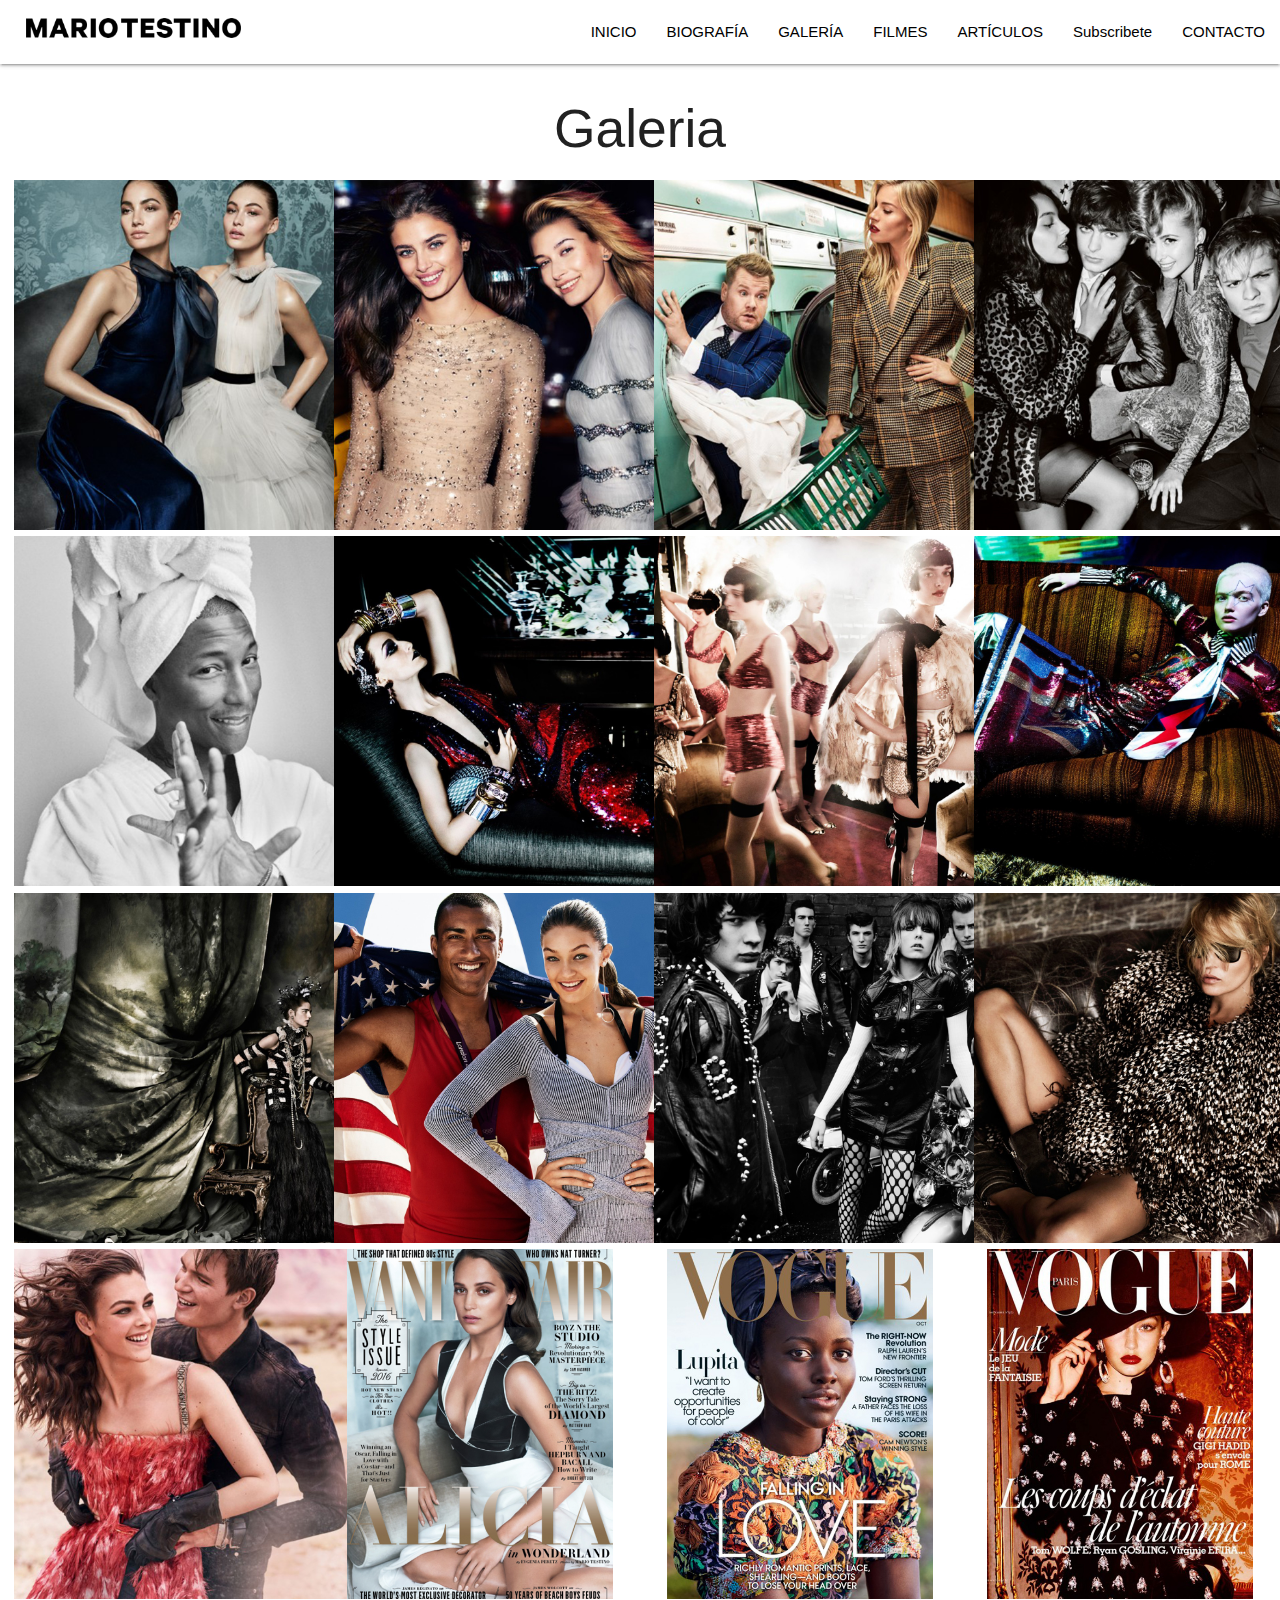
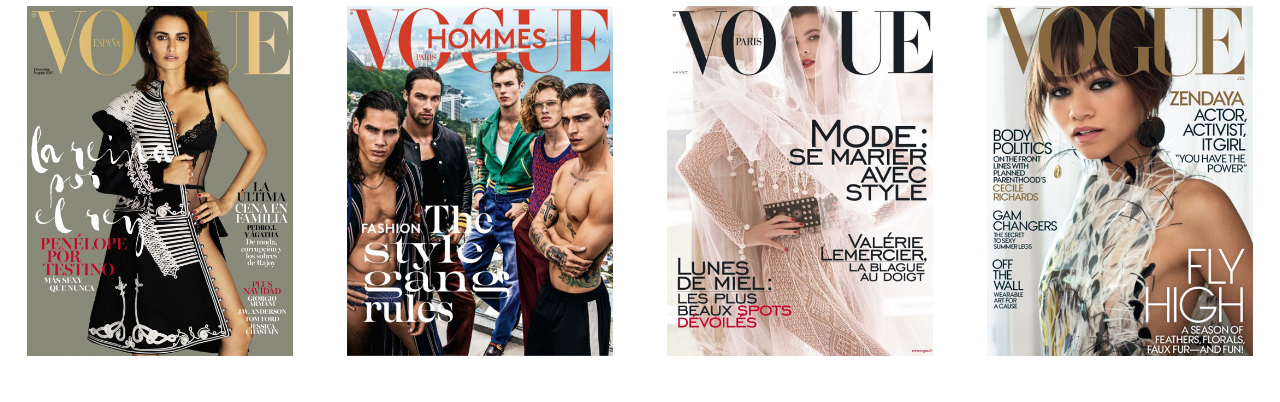
<file: galeria.html>
<!DOCTYPE html>
<html lang="es">
<head>
	<title>Mario Testino-galeria</title>

	<meta charset="UTF-8">
	<link href="css/icon.css" rel="stylesheet" type="text/css">

	<link href="css/materialize.min.css" rel="stylesheet" type="text/css">
	<meta name="viewport" content="width=device-width, initial-scale=1.0, minimum-scale=1.0, user-scalable=no"/>
</head>
<header id="Cabecera" class="opacidad">
	
		<div>

				<nav>
						<div class="nav-wrapper white">
								<img src="imagenes/15.png" id="imLogo" style='width:215px;margin-left:2%;margin-top:18px;'>
								 <!--  el sidenav trigger aparece solo cuando es una resolucion para dispositivos mobiles y material icons es una clase de iconos basados en fuentes-->
						  <a href="#" data-target="mobile-demo" class="sidenav-trigger"><i class="material-icons" style="color:black;">menu</i></a>
						  <ul class="right hide-on-med-and-down">
							 <!--  cada li representa un elemento a presentar en el navbar y la clase black text de materialize pone la fuente en negro-->
							 <li ><a href="index.html" class="black-text"> INICIO	</a></li>
							 <li><a href="historia.html" class="black-text"> BIOGRAF&Iacute;A 	</a></li>
							 <li><a href="galeria.html" class="black-text"> GALER&Iacute;A	</a></li>
							 <li><a href="filmes.html" class="black-text"> FILMES </a></li>
							 <li><a href="articulos.html" class="black-text"> ART&Iacute;CULOS	</a></li>
							 <li><a href="Suscribirse.html" class="black-text">Subscribete</a></li>
							 <li><a href="contacto.html" class="black-text"> CONTACTO	</a></li>
						  </ul>
						</div>
					  </nav>
					
					  <ul class="sidenav" id="mobile-demo">
						   <!--  cada li representa un elemento a presentar en el navbar cuando es mobil y la clase black text de materialize pone la fuente en negro-->
						   <li ><a href="index.html" class="black-text"> INICIO	</a></li>
						   <li><a href="historia.html" class="black-text"> BIOGRAF&Iacute;A 	</a></li>
						   <li><a href="galeria.html" class="black-text"> GALER&Iacute;A	</a></li>
						   <li><a href="filmes.html" class="black-text"> FILMES </a></li>
						   <li><a href="articulos.html" class="black-text"> ART&Iacute;CULOS	</a></li>
						   <li><a href="Suscribirse.html" class="black-text">Subscribete</a></li>
						   <li><a href="contacto.html" class="black-text"> CONTACTO	</a></li>
					  </ul>
					


		</div>
	</header>

<body>


	<!--las clases rows y col representan filas y columnas de el sistema de regilla de materialize estos son utilizados para hacer sitios rwd de manera mas eficaz-->
	<!--el s representa dispositivos con tama;o peque;o el m de tama;o mediano el l de tama;o grande y los numeros al lado de ellos representa el ancho a ocupar
	el numero 12 representa el total de el ancho de el documento por lo tanto 6 sera la mitad y 3 un cuarto a cada elemento se le asigna un numero dependiendo de lo que quiera que ocupe
	tambien si un elemento ocupa 12 y otro 12 automaticamente el segundo elemento se acoplara justo debajo
	-->
		<div class='row'>
				<div class='col s12 center-align'>
					<h2>Galeria</h2>
				</div>
	<div class='row'>

			
			<div class="col s12 m4 l3 center-align">
					
						<img id='imggaleria'  src="imagenes/35.jpg">
					
				 </div>
				 
				 <div class="col s12 m4 l3 center-align">
					
						<img  id='imggaleria' src="imagenes/36.jpg">
					
				 </div>
				 <div class="col s12 m4 l3 center-align">
					
						<img id='imggaleria'  src="imagenes/37.jpg">
					
				 </div>
				 <div class="col s12 m4 l3 center-align">
					
						<img id='imggaleria'  src="imagenes/38.jpg">
					
				 </div>
				 <div class="col s12 m4 l3 center-align">
					
						<img id='imggaleria' src="imagenes/39.jpg">
					
				 </div>
				 <div class="col s12 m4 l3 center-align">
					
						<img id='imggaleria'  src="imagenes/40.jpg">
					
				 </div>
				 <div class="col s12 m4 l3 center-align">
					
						<img  id='imggaleria' src="imagenes/41.jpg">
					
				 </div>
				 <div class="col s12 m4 l3 center-align">
					
						<img id='imggaleria'  src="imagenes/42.jpg">
					
				 </div>
				 <div class="col s12 m4 l3 center-align">
					
						<img  id='imggaleria' src="imagenes/43.jpg">
					
				 </div>
				 <div class="col s12 m4 l3 center-align">
					
						<img id='imggaleria'  src="imagenes/44.jpg">
					
				 </div>
				 <div class="col s12 m4 l3 center-align">
					
						<img id='imggaleria' src="imagenes/45.jpg">
					
				 </div>
				 <div class="col s12 m4 l3 center-align">
					
						<img id='imggaleria'  src="imagenes/46.jpg">
					
				 </div>
				 <div class="col s12 m4 l3 center-align">
					
						<img id='imggaleria'  id='imggaleria' src="imagenes/47.jpg">
					
				 </div>

				 <div class="col s12 m4 l3 center-align">
					
						<img id='imggaleria' src="imagenes/48.jpg">
					
				 </div>
				 <div class="col s12 m4 l3 center-align">
					
						<img id='imggaleria'  id='imggaleria'  src="imagenes/49.jpg">
					
				 </div>
				 <div class="col s12 m4 l3 center-align">
					
						<img id='imggaleria' src="imagenes/50.jpg">
					
				 </div>
				 <div class="col s12 m4 l3 center-align">
					
						<img id='imggaleria'  src="imagenes/51.jpg">
					
				 </div>
				 <div class="col s12 m4 l3 center-align">
					
						<img id='imggaleria' src="imagenes/52.jpg">
					
				 </div>
				 <div class="col s12 m4 l3 center-align">
					
						<img id='imggaleria' src="imagenes/53.jpg">
					
				 </div>
				 <div class="col s12 m4 l3 center-align">
					
						<img id='imggaleria'src="imagenes/54.jpg">
					
				 </div>
															
</div>		
</body>
</html>
<style>

	#imggaleria{
		margin-left:1%;
		margin-right: 1%;
		height:350px;
	}
	#imlogo{
	width:215px;margin-left:2%;margin-top:18px;
	
}
</style>
<script src='js/materialize.min.js'></script>
<script>
 //////////////////se encarga de inicializar el componente de el menu hamburguer para que cuando se presione el boton salga el menu 
//////////////////el evento domcontentloaded pasa cuando se cargan todos los elmentos dom instances es la instancia de el elemento sidenav ya inicializada
//////////////////el metodo init inicializa el sidenav en ese elemento basicamente vincula el js de materialize con el html
///////////////// el document.querry selectorall selecciona todas los elementos con ese nombre de clase
 document.addEventListener('DOMContentLoaded', function() {
    var elems = document.querySelectorAll('.sidenav');
    var instances = M.Sidenav.init(elems);
  });

</script>
</file>
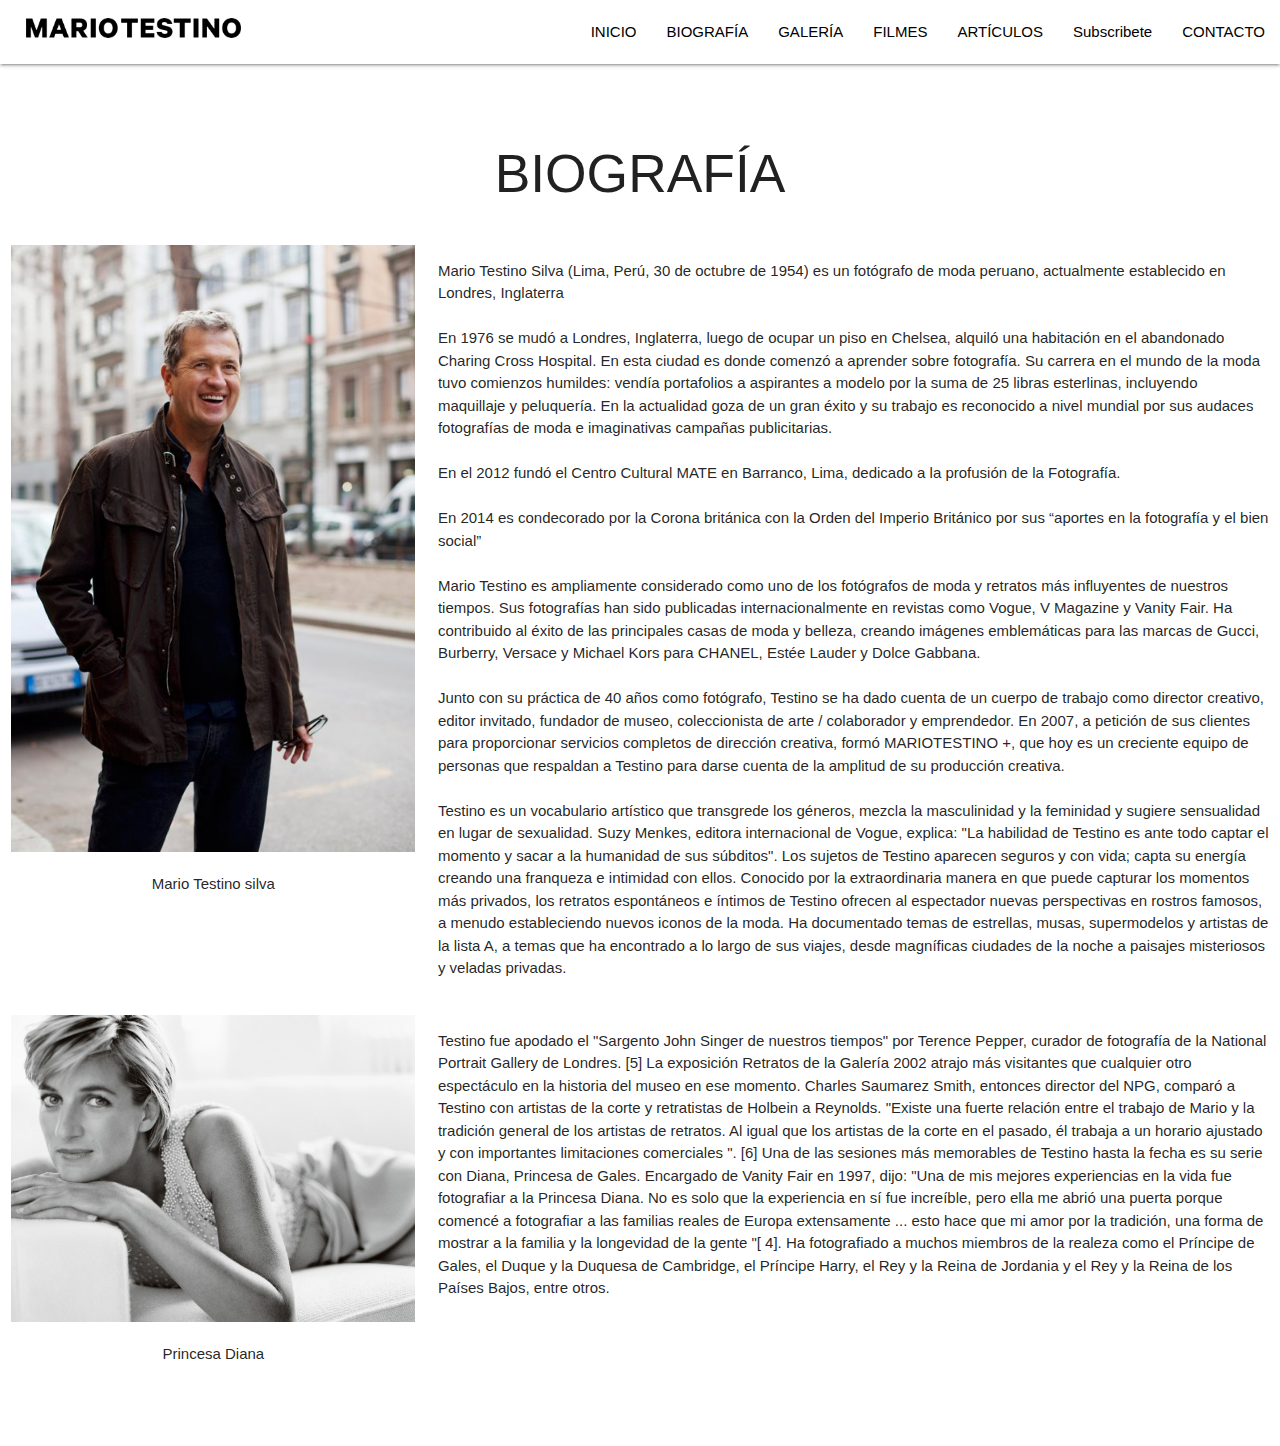
<file: historia.html>
<!DOCTYPE html>
<html lang="es">
<head>
	<title>Mario Testino - Historia</title>
	<meta charset="UTF-8">
	<link href="css/icon.css" rel="stylesheet" type="text/css">

	<link href="css/materialize.min.css" rel="stylesheet" type="text/css">
	<meta name="viewport" content="width=device-width, initial-scale=1.0, minimum-scale=1.0, user-scalable=no"/>
</head>
<body>
<section id="Cuerpo">
<section id="Contencabecera">
		<header id="Cabecera" class="opacidad">
	
				<div>
		
						<nav>
								<div class="nav-wrapper white">
										<img src="imagenes/15.png" id="imLogo" style='width:215px;margin-left:2%;margin-top:18px;'>
										 <!--  el sidenav trigger aparece solo cuando es una resolucion para dispositivos mobiles y material icons es una clase de iconos basados en fuentes-->
								  <a href="#" data-target="mobile-demo" class="sidenav-trigger"><i class="material-icons" style="color:black;">menu</i></a>
								  <ul class="right hide-on-med-and-down">
									 <!--  cada li representa un elemento a presentar en el navbar y la clase black text de materialize pone la fuente en negro-->
									 <li ><a href="index.html" class="black-text"> INICIO	</a></li>
									 <li><a href="historia.html" class="black-text"> BIOGRAF&Iacute;A 	</a></li>
									 <li><a href="galeria.html" class="black-text"> GALER&Iacute;A	</a></li>
									 <li><a href="filmes.html" class="black-text"> FILMES </a></li>
									 <li><a href="articulos.html" class="black-text"> ART&Iacute;CULOS	</a></li>
									 <li><a href="Suscribirse.html" class="black-text">Subscribete</a></li>
									 <li><a href="contacto.html" class="black-text"> CONTACTO	</a></li>
								  </ul>
								</div>
							  </nav>
							
							  <ul class="sidenav" id="mobile-demo">
								   <!--  cada li representa un elemento a presentar en el navbar cuando es mobil y la clase black text de materialize pone la fuente en negro-->
								   <li ><a href="index.html" class="black-text"> INICIO	</a></li>
								   <li><a href="historia.html" class="black-text"> BIOGRAF&Iacute;A 	</a></li>
								   <li><a href="galeria.html" class="black-text"> GALER&Iacute;A	</a></li>
								   <li><a href="filmes.html" class="black-text"> FILMES </a></li>
								   <li><a href="articulos.html" class="black-text"> ART&Iacute;CULOS	</a></li>
								   <li><a href="Suscribirse.html" class="black-text">Subscribete</a></li>
								   <li><a href="contacto.html" class="black-text"> CONTACTO	</a></li>
							  </ul>
							
		
		
				</div>
			</header>
			<!--las clases rows y col representan filas y columnas de el sistema de regilla de materialize estos son utilizados para hacer sitios rwd de manera mas eficaz-->
	<!--el s representa dispositivos con tama;o peque;o el m de tama;o mediano el l de tama;o grande y los numeros al lado de ellos representa el ancho a ocupar
	el numero 12 representa el total de el ancho de el documento por lo tanto 6 sera la mitad y 3 un cuarto a cada elemento se le asigna un numero dependiendo de lo que quiera que ocupe
	tambien si un elemento ocupa 12 y otro 12 automaticamente el segundo elemento se acoplara justo debajo
	-->
	<section id="Contenido">
		<br>
		<br>		
			<div class="con formulario">
				<div class="letrero">
					<div class='row'>
						<div class='col s12 center-align'>
								<h2>BIOGRAF&Iacute;A </h2>
						</div>
							

					</div>
				
				</div>
				<div class='row'>
				
				<div class='col s12 m6 l4'>
					<img src="imagenes/12.jpg" style='height: 100%;width: 100%'>
					<p class='center-align'>Mario Testino silva</p>
				</div> 
				<p class="col s12 m6 l8">
					Mario Testino Silva (Lima, Perú, 30 de octubre de 1954) es un fotógrafo de moda peruano, actualmente establecido en Londres, Inglaterra
					<br>
					<br>
					En 1976 se mudó a Londres, Inglaterra, luego de ocupar un piso en Chelsea, alquiló una habitación en el abandonado Charing Cross Hospital. En esta ciudad es donde comenzó a aprender sobre fotografía. Su carrera en el mundo de la moda tuvo comienzos humildes: vendía portafolios a aspirantes a modelo por la suma de 25 libras esterlinas, incluyendo maquillaje y peluquería. En la actualidad goza de un gran éxito y su trabajo es reconocido a nivel mundial por sus audaces fotografías de moda e imaginativas campañas publicitarias.
					<br>
					<br>
					En el 2012 fundó el Centro Cultural MATE en Barranco, Lima, dedicado a la profusión de la Fotografía.
					<br>
					<br>
					En 2014 es condecorado por la Corona británica con la Orden del Imperio Británico por sus “aportes en la fotografía y el bien social”
					<br>
					<br>
					Mario Testino es ampliamente considerado como uno de los fotógrafos de moda y retratos más influyentes de nuestros tiempos. Sus fotografías han sido publicadas internacionalmente en revistas como Vogue, V Magazine y Vanity Fair. Ha contribuido al éxito de las principales casas de moda y belleza, creando imágenes emblemáticas para las marcas de Gucci, Burberry, Versace y Michael Kors para CHANEL, Estée Lauder y Dolce Gabbana.
					<br>
					<br>
					Junto con su práctica de 40 años como fotógrafo, Testino se ha dado cuenta de un cuerpo de trabajo como director creativo, editor invitado, fundador de museo, coleccionista de arte / colaborador y emprendedor. En 2007, a petición de sus clientes para proporcionar servicios completos de dirección creativa, formó MARIOTESTINO +, que hoy es un creciente equipo de personas que respaldan a Testino para darse cuenta de la amplitud de su producción creativa.
					<br>
					<br>
					Testino es un vocabulario artístico que transgrede los géneros, mezcla la masculinidad y la feminidad y sugiere sensualidad en lugar de sexualidad. Suzy Menkes, editora internacional de Vogue, explica: "La habilidad de Testino es ante todo captar el momento y sacar a la humanidad de sus súbditos". Los sujetos de Testino aparecen seguros y con vida; capta su energía creando una franqueza e intimidad con ellos. Conocido por la extraordinaria manera en que puede capturar los momentos más privados, los retratos espontáneos e íntimos de Testino ofrecen al espectador nuevas perspectivas en rostros famosos, a menudo estableciendo nuevos iconos de la moda. Ha documentado temas de estrellas, musas, supermodelos y artistas de la lista A, a temas que ha encontrado a lo largo de sus viajes, desde magníficas ciudades de la noche a paisajes misteriosos y veladas privadas.
					
				</p>
			</div>
			<div class='row'>
				
					<div class='col s12 m6 l4'>
						<img src="imagenes/13.jpg" style='height: 100%;width: 100%'>
						<p class='center-align'>Princesa Diana</p>
					</div> 
					<p class="col s12 m6 l8">
							Testino fue apodado el "Sargento John Singer de nuestros tiempos" por Terence Pepper, curador de fotografía de la National Portrait Gallery de Londres. [5] La exposición Retratos de la Galería 2002 atrajo más visitantes que cualquier otro espectáculo en la historia del museo en ese momento. Charles Saumarez Smith, entonces director del NPG, comparó a Testino con artistas de la corte y retratistas de Holbein a Reynolds. "Existe una fuerte relación entre el trabajo de Mario y la tradición general de los artistas de retratos. Al igual que los artistas de la corte en el pasado, él trabaja a un horario ajustado y con importantes limitaciones comerciales ". [6]

							Una de las sesiones más memorables de Testino hasta la fecha es su serie con Diana, Princesa de Gales. Encargado de Vanity Fair en 1997, dijo: "Una de mis mejores experiencias en la vida fue fotografiar a la Princesa Diana. No es solo que la experiencia en sí fue increíble, pero ella me abrió una puerta porque comencé a fotografiar a las familias reales de Europa extensamente ... esto hace que mi amor por la tradición, una forma de mostrar a la familia y la longevidad de la gente "[ 4]. Ha fotografiado a muchos miembros de la realeza como el Príncipe de Gales, el Duque y la Duquesa de Cambridge, el Príncipe Harry, el Rey y la Reina de Jordania y el Rey y la Reina de los Países Bajos, entre otros.
					</p>
				</div>
		<br>
		<br>
		<!--
		<section id="Contenpie">
			<footer id="Pie">
				<p class="papie">
				© 2018 by LG ELECTRINICS
				</p>
				<p class="papie2">		
				
				</p>
			</footer>
		</section>
		<br>
		-->
	</section>
</section>
</body>
</html>
<script src='js/materialize.min.js'></script>
<script>

 document.addEventListener('DOMContentLoaded', function() {
    var elems = document.querySelectorAll('.sidenav');
    var instances = M.Sidenav.init(elems);
  });

</script>
</file>
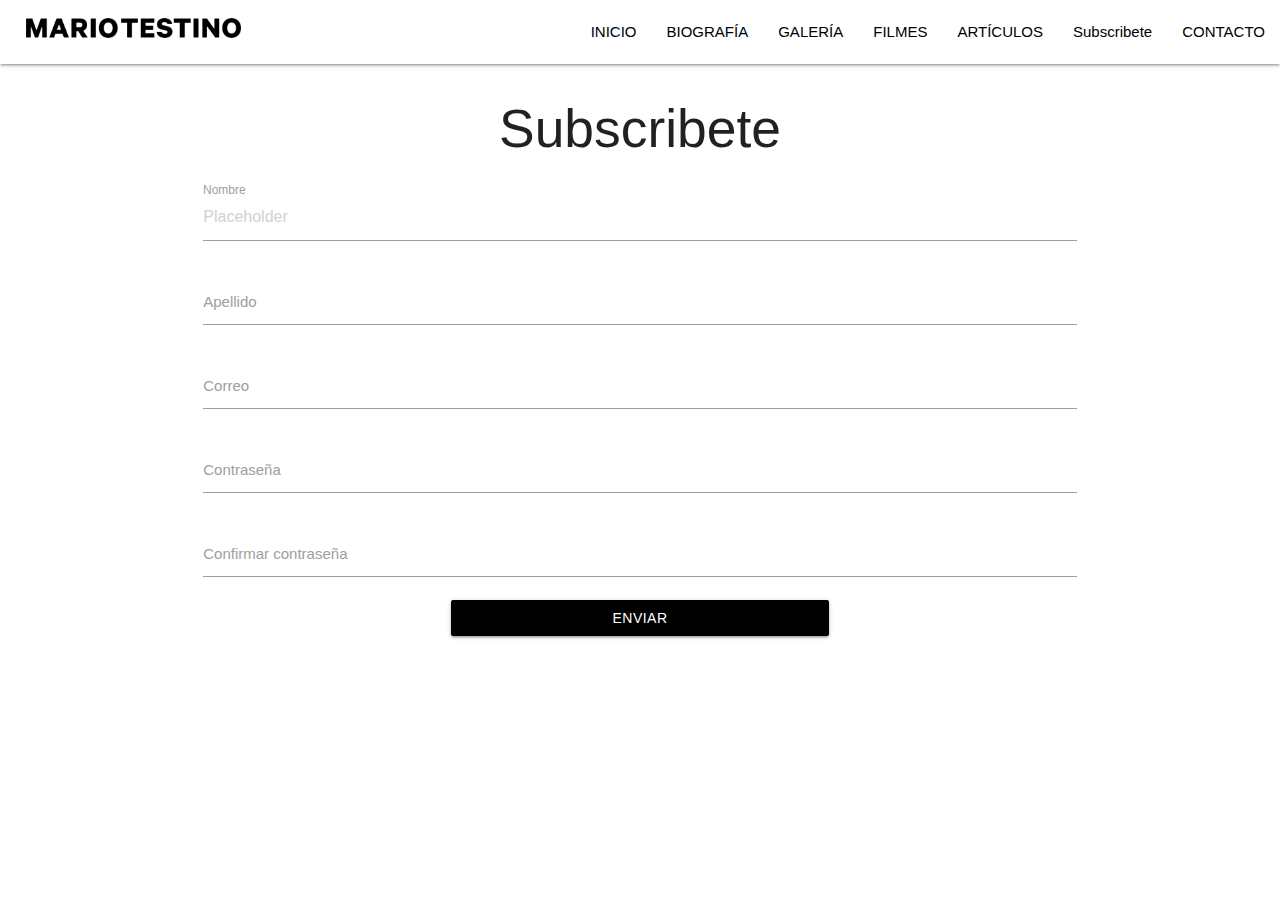
<file: Suscribirse.html>
<!DOCTYPE html>
<html lang="es">
<head>
	<title>Mario Testino - Contacto</title>
	<meta charset="UTF-8">
	<link href="css/icon.css" rel="stylesheet" type="text/css">

	<link href="css/materialize.min.css" rel="stylesheet" type="text/css">
	<meta name="viewport" content="width=device-width, initial-scale=1.0, minimum-scale=1.0, user-scalable=no"/>
</head>
<body>
<section id="Cuerpo">
<section id="Contencabecera">
		<header id="Cabecera" class="opacidad">
	
				<div>
		
						<nav>
								<div class="nav-wrapper white">
										<img src="imagenes/15.png" id="imLogo" style='width:215px;margin-left:2%;margin-top:18px;'>
										 <!--  el sidenav trigger aparece solo cuando es una resolucion para dispositivos mobiles y material icons es una clase de iconos basados en fuentes-->
								  <a href="#" data-target="mobile-demo" class="sidenav-trigger"><i class="material-icons" style="color:black;">menu</i></a>
								  <ul class="right hide-on-med-and-down">
									 <!--  cada li representa un elemento a presentar en el navbar y la clase black text de materialize pone la fuente en negro-->
										<li ><a href="index.html" class="black-text"> INICIO	</a></li>
										<li><a href="historia.html" class="black-text"> BIOGRAF&Iacute;A 	</a></li>
										<li><a href="galeria.html" class="black-text"> GALER&Iacute;A	</a></li>
										<li><a href="filmes.html" class="black-text"> FILMES </a></li>
										<li><a href="articulos.html" class="black-text"> ART&Iacute;CULOS	</a></li>
										<li><a href="Suscribirse.html" class="black-text">Subscribete</a></li>
										<li><a href="contacto.html" class="black-text"> CONTACTO	</a></li>
								  </ul>
								</div>
							  </nav>
							
							  <ul class="sidenav" id="mobile-demo">
								   <!--  cada li representa un elemento a presentar en el navbar cuando es mobil y la clase black text de materialize pone la fuente en negro-->
								   <li ><a href="index.html" class="black-text"> INICIO	</a></li>
								   <li><a href="historia.html" class="black-text"> BIOGRAF&Iacute;A 	</a></li>
								   <li><a href="galeria.html" class="black-text"> GALER&Iacute;A	</a></li>
								   <li><a href="filmes.html" class="black-text"> FILMES </a></li>
								   <li><a href="articulos.html" class="black-text"> ART&Iacute;CULOS	</a></li>
								   <li><a href="Suscribirse.html" class="black-text">Subscribete</a></li>
								   <li><a href="contacto.html" class="black-text"> CONTACTO	</a></li>
							  </ul>
							
		
		
				</div>
			</header>

			<!--las clases rows y col representan filas y columnas de el sistema de regilla de materialize estos son utilizados para hacer sitios rwd de manera mas eficaz-->
	<!--el s representa dispositivos con tama;o peque;o el m de tama;o mediano el l de tama;o grande y los numeros al lado de ellos representa el ancho a ocupar
	el numero 12 representa el total de el ancho de el documento por lo tanto 6 sera la mitad y 3 un cuarto a cada elemento se le asigna un numero dependiendo de lo que quiera que ocupe
	tambien si un elemento ocupa 12 y otro 12 automaticamente el segundo elemento se acoplara justo debajo
	-->


	<!--la clase  input field es la que representa el componente de los estilos de materialize 
	
					  la clase  btn representa el boton normal de los estilos de materialize 
					 la clase waves-effect representa el efecto de ola que se hace cuando se le hace click a la clase boton de materialize
					 la clase  waves-light es un tema quewaves-effect se le aplica a la clase waves-effect para que se haga una ola mas clara
	
	-->
			<div class='row'>
					<div class='col s12 center-align'>
						<h2>Subscribete</h2>
					</div>



					<div class="row">
							<form class="col s12">
							  <div class="row">
								<div class="input-field col s12" style='width:70%;margin-left:15%;margin-right:15%;'>
								  <input placeholder="Placeholder" id="campo1" type="text" class="validate">
								  <label for="first_name">Nombre</label>
								</div>
								<div class="input-field col s12" style='width:70%;margin-left:15%;margin-right:15%;'>
										<input id="campo2" type="text" class="validate">
										<label for="last_name">Apellido</label>
									  </div>
									  <div class="input-field col s12" style='width:70%;margin-left:15%;margin-right:15%;'>
											<input id="campo3" type="text" class="validate">
											<label for="last_name">Correo</label>
										  </div>
										  <div class="input-field col s12" style='width:70%;margin-left:15%;margin-right:15%;'>
												<input id="campo4" type="password" class="validate">
												<label for="last_name">Contraseña</label>
											  </div>
											  <div class="input-field col s12" style='width:70%;margin-left:15%;margin-right:15%;'>
													<input id="campo5" type="password" class="validate">
													<label for="last_name">Confirmar contraseña</label>
												  </div>
                                                      <div class='col s12'>
                                                <!--el evennto onclick ejecutara lo indicado en js -->
															<a class="waves-effect waves-light btn black" id='boton1' onclick=' verificarymandar()'  style='width:30%;margin-left:35%;margin-right:35%;'>Enviar</a>
													  </div>
												 
							  </div>
							  
							</form>
						  </div>


</body>
</html>
<script src='js/materialize.min.js'></script>
<script>
//////////////////se encarga de inicializar el componente de el menu hamburguer para que cuando se presione el boton salga el menu 
//////////////////el evento domcontentloaded pasa cuando se cargan todos los elmentos dom instances es la instancia de el elemento sidenav ya inicializada
//////////////////el metodo init inicializa el sidenav en ese elemento basicamente vincula el js de materialize con el html
///////////////// el document.querry selectorall selecciona todas los elementos con ese nombre de clase
 document.addEventListener('DOMContentLoaded', function() {
    var elems = document.querySelectorAll('.sidenav');
    var instances = M.Sidenav.init(elems);
  });

////////////////////se vincula el eemento dom con el texto correspondiente
var texto1=document.getElementById("campo1");
var texto2=document.getElementById("campo2");
var texto3=document.getElementById("campo3");
var texto4=document.getElementById("campo4");
var texto5=document.getElementById("campo5");
var boton1=document.getElementById("boton1");

function verificarymandar(){
var campo1lleno=false;
var campo2lleno=false;
var campo3lleno=false;
var campo4lleno=false;
var campo5lleno=false;
////////////////////////se comprueban que los campos tengan una cantidad de caracteres adecuada
if(texto1.value.toString().trim().length>5){
campo1lleno=true;
 

}
else{
		////////////M es el objeto de la instancia de los componentes de materialize y el metodo toast pide un objeto el cual debe contener un html 
/////////// ese html es una string y representara el cuerpo de el toast que el toast no es mas que un mensaje que aparece en pantalla como son 
////////////los que aparecen en android al pasar algo que deba ser notificado al usuario
	M.toast({html: 'El nombre debe contener almenos 5 caracteres'})
	}
if(texto2.value.toString().trim().length>5){

	campo2lleno=true;
	 

}else{
		////////////M es el objeto de la instancia de los componentes de materialize y el metodo toast pide un objeto el cual debe contener un html 
/////////// ese html es una string y representara el cuerpo de el toast que el toast no es mas que un mensaje que aparece en pantalla como son 
////////////los que aparecen en android al pasar algo que deba ser notificado al usuario
		M.toast({html: 'El apellido debe contener almenos 5 caracteres'})
	}
if(texto3.value.toString().trim().length>7){

	campo3lleno=true;
 
}
else{
		////////////M es el objeto de la instancia de los componentes de materialize y el metodo toast pide un objeto el cual debe contener un html 
/////////// ese html es una string y representara el cuerpo de el toast que el toast no es mas que un mensaje que aparece en pantalla como son 
////////////los que aparecen en android al pasar algo que deba ser notificado al usuario
	M.toast({html: 'El correo debe contener almenos 7 caracteres'})
	}
if(texto4.value.toString().trim().length>5){

	campo4lleno=true;
 

}else{
	////////////M es el objeto de la instancia de los componentes de materialize y el metodo toast pide un objeto el cual debe contener un html 
/////////// ese html es una string y representara el cuerpo de el toast que el toast no es mas que un mensaje que aparece en pantalla como son 
////////////los que aparecen en android al pasar algo que deba ser notificado al usuario
		M.toast({html: 'La contraseña debe contener almenos 5 caracteres'})
}
if(texto5.value.toString().trim().length>5){

	campo5lleno=true;

	
}else{
		////////////M es el objeto de la instancia de los componentes de materialize y el metodo toast pide un objeto el cual debe contener un html 
/////////// ese html es una string y representara el cuerpo de el toast que el toast no es mas que un mensaje que aparece en pantalla como son 
////////////los que aparecen en android al pasar algo que deba ser notificado al usuario
M.toast({html: 'La contraseña debe contener almenos 5 caracteres'})
	}

if(campo1lleno==true && campo2lleno==true && campo3lleno==true && campo4lleno==true && campo5lleno==true   ){
////////////M es el objeto de la instancia de los componentes de materialize y el metodo toast pide un objeto el cual debe contener un html 
/////////// ese html es una string y representara el cuerpo de el toast que el toast no es mas que un mensaje que aparece en pantalla como son 
////////////los que aparecen en android al pasar algo que deba ser notificado al usuario
  M.toast({html: 'Subscripcion enviada'})
  ///////////////////////se limpian los campos una vez se hayan introducido los datos correctamente
  texto5.value="";
  texto4.value="";
  texto3.value="";
  texto2.value="";
  texto1.value="";
}else{
	M.toast({html: 'Por favor llene todos los campos!!'})

}
///boton1.addEventListener("click", verificarymandar)
	
}


</script>
</file>
<file: css/icon.css>
/* fallback */
@font-face {
  font-family: 'Material Icons';
  font-style: normal;
  font-weight: 400;
  src: url(flUhRq6tzZclQEJ-Vdg-IuiaDsNc.woff2) format('woff2');
}

.material-icons {
  font-family: 'Material Icons';
  font-weight: normal;
  font-style: normal;
  font-size: 24px;
  line-height: 1;
  letter-spacing: normal;
  text-transform: none;
  display: inline-block;
  white-space: nowrap;
  word-wrap: normal;
  direction: ltr;
  -webkit-font-feature-settings: 'liga';
  -webkit-font-smoothing: antialiased;
}
</file>
